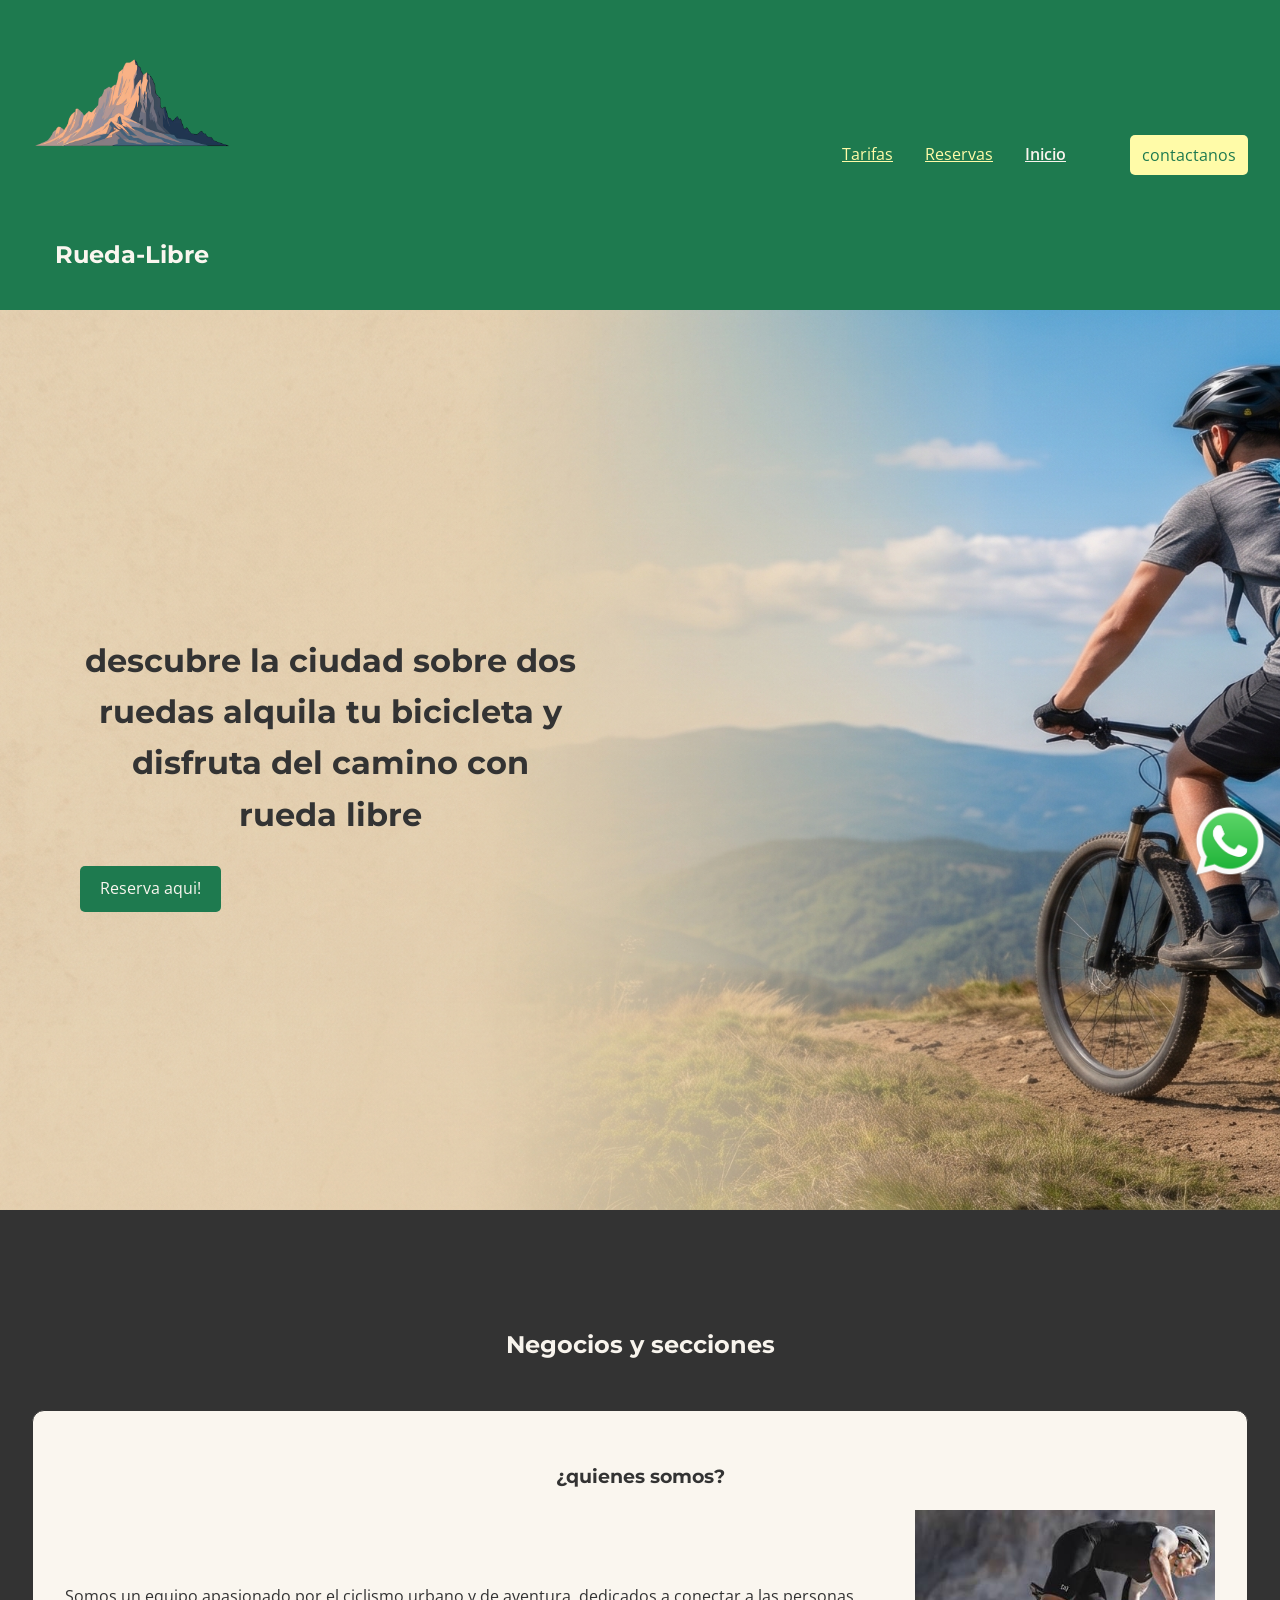
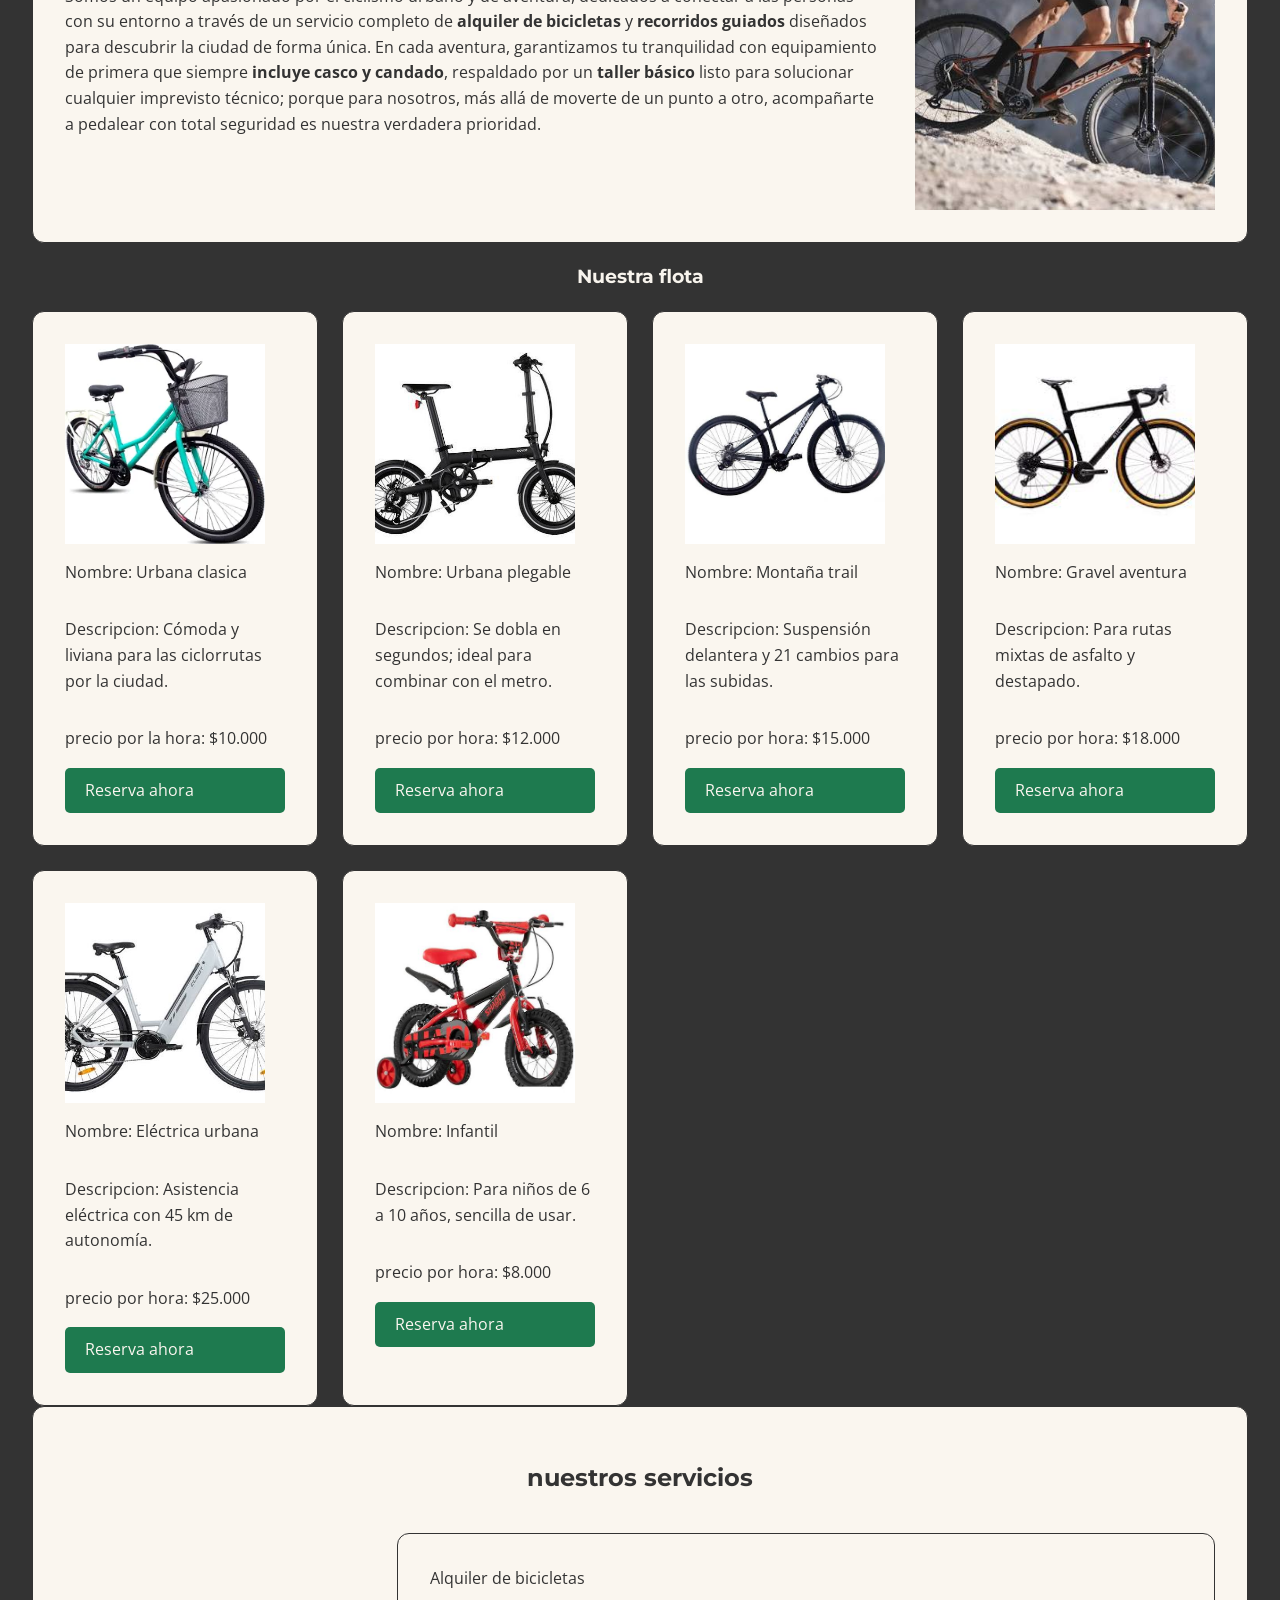
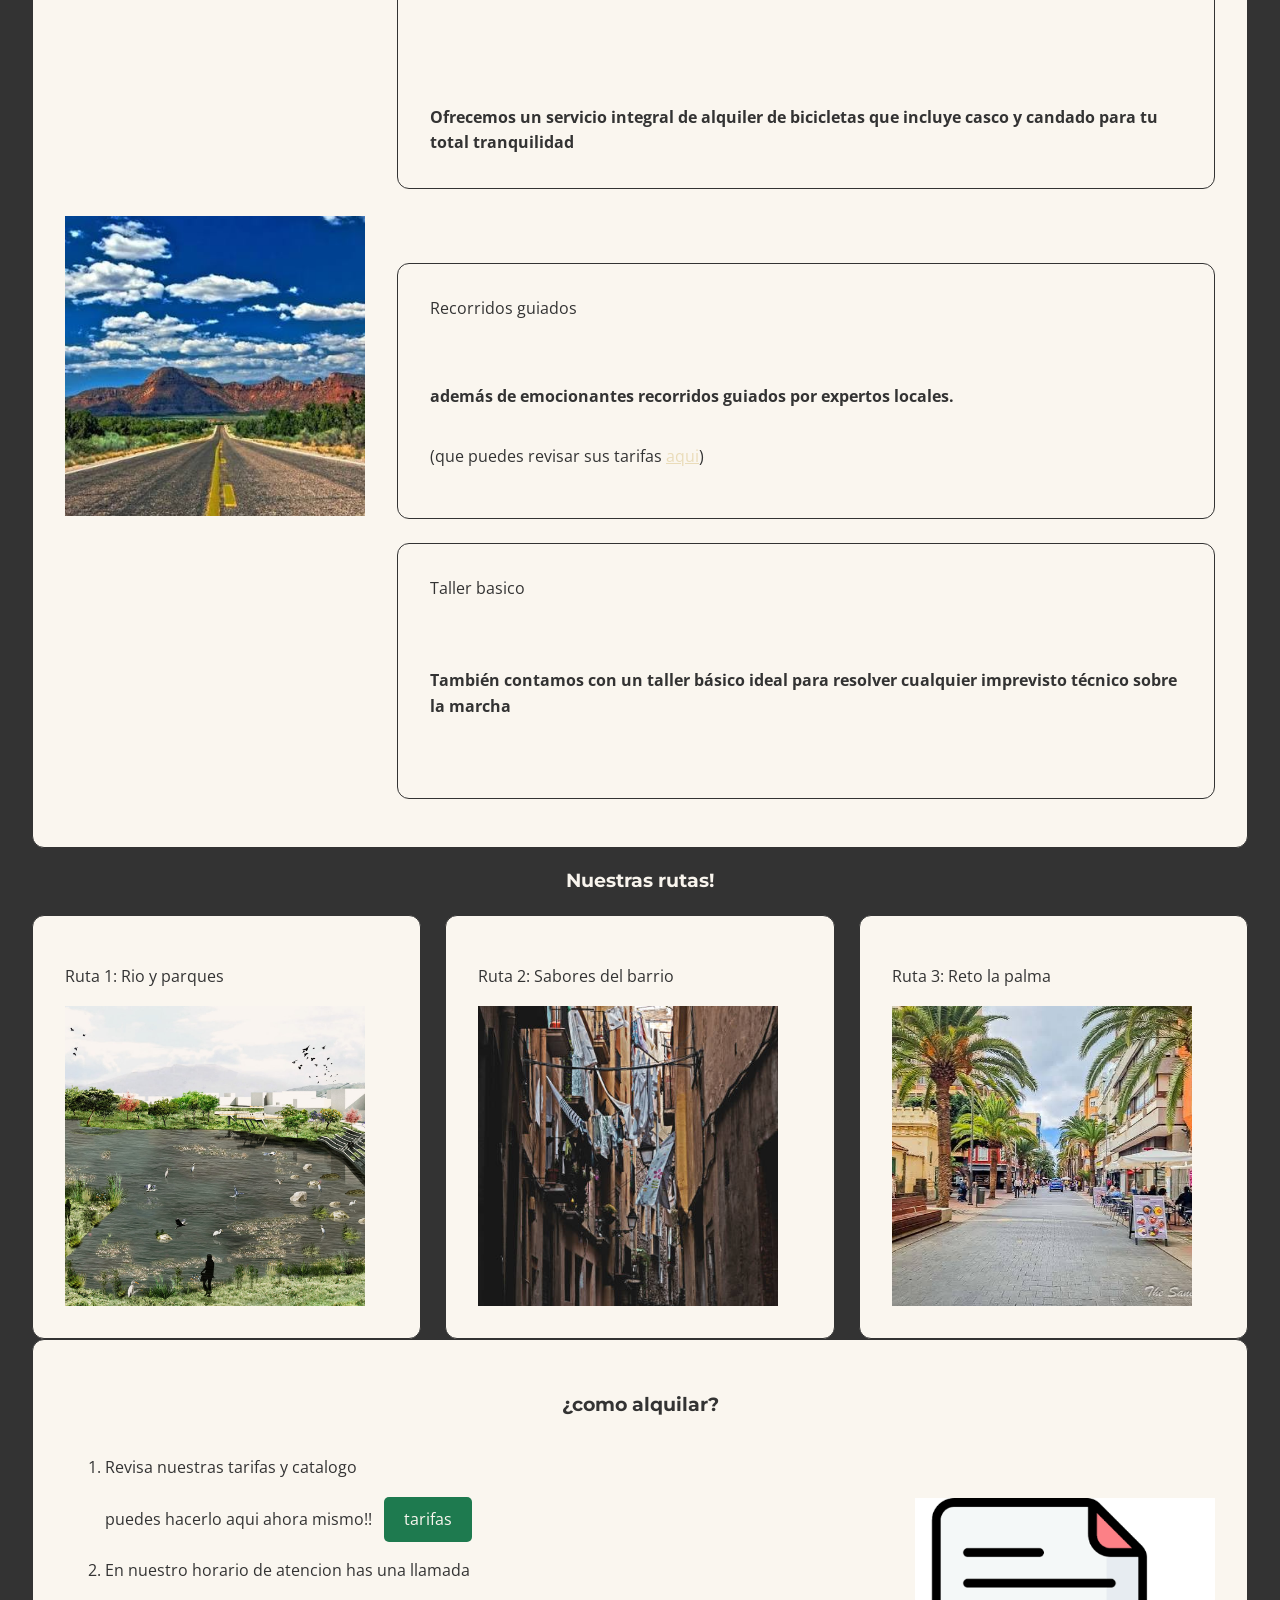
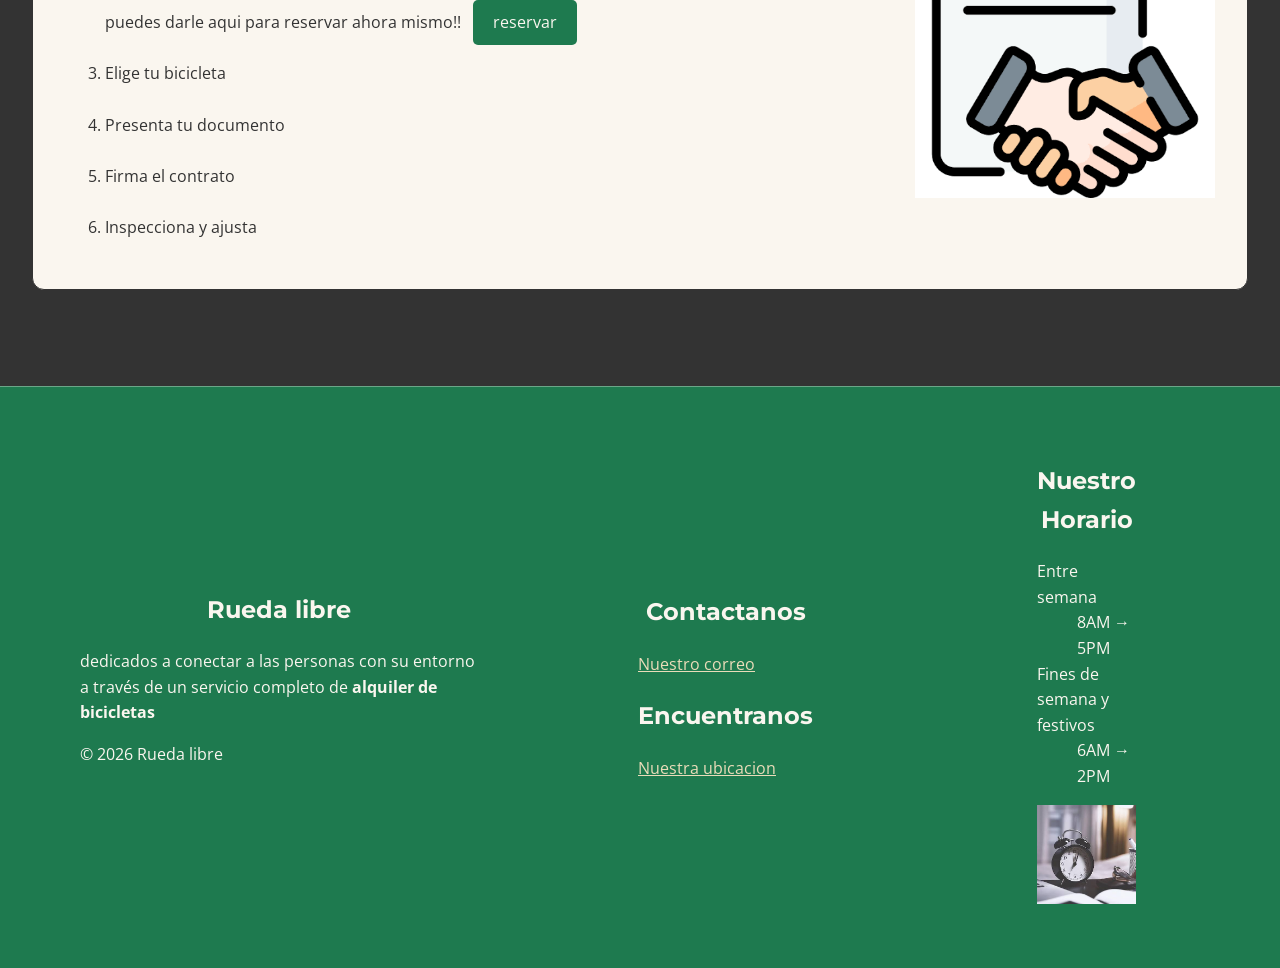
<file: index.html>
<!DOCTYPE html>
<html lang="es">

    <head>
        <meta charset="UTF-8">

        <meta name="viewport" content="width=device-width, initial-scale=1.0">

        <link rel="preconnect" href="https://fonts.googleapis.com">
        <link rel="preconnect" href="https://fonts.gstatic.com/" crossorigin>
        <link
            href="https://fonts.googleapis.com/css2?family=Montserrat:wght@700&family=Open+Sans:wght@400;600&display=swap"
            rel="stylesheet"
        >
        <link rel="stylesheet" href="estil0.css">

        <meta name="description" content="Somos una empresa de alquiler de bicicletas en medellin con diversos servicios">
        <title>Rueda Libre | Alquiler de bicicletas en Medellín</title>
        <link rel="icon" type="image/png" href="img/lo.png" width="16" height="16">
    </head>

    <body>
        <header>
            <section class="encabezado">
                <img src="img/lo.png" alt="logo de la compañia">
                <h2>Rueda-Libre</h2>
            </section>
            <section>
                <nav>
                    <ul id="menu">
                        <li><a href="paginas/tarifas.html">Tarifas</a></li>
                        <li><a href="paginas/reservas.html">Reservas</a></li>
                        <li><a href="index.html" class="activo">Inicio</a></li>
                    </ul>
                </nav>
                <a href="#seccion-contactanos" class="btn-contactanos">contactanos</a>
            </section>
        </header>
        <section class="portada">
            <div><h1>descubre la ciudad sobre dos ruedas alquila tu bicicleta y disfruta del camino con rueda libre</h1>
                <a href="paginas/reservas.html" class="btn-reservar">Reserva aqui!</a>
            </div>
            <div></div>
        </section>
        <main>
            <h2>Negocios y secciones</h2>
            <br>
            <section class="tarjeta">
                <h3>¿quienes somos?</h3>
                <section class="quienes-somos">
                    <p>Somos un equipo apasionado por el ciclismo urbano y de aventura, dedicados a conectar a las personas
                        con su entorno a través de un servicio completo de <strong>alquiler de bicicletas</strong> y
                        <strong>recorridos guiados</strong> diseñados para descubrir la ciudad de forma única. En cada
                        aventura, garantizamos tu tranquilidad con equipamiento de primera que siempre <strong>incluye casco
                            y candado</strong>, respaldado por un <strong>taller básico</strong> listo para solucionar
                        cualquier imprevisto técnico; porque para nosotros, más allá de moverte de un punto a otro,
                        acompañarte a pedalear con total seguridad es nuestra verdadera prioridad.
                    </p>
                    <img src="img/images.jpeg" alt="bicicleta jeje">
                </section>
            </section>
            <h3>Nuestra flota</h3>
            <section class="flota">
                <div class="tarjeta">
                    <article>
                        <img src="img/shopping.webp" alt="Imagen bicicleta urbana clasica">
                        <p>Nombre: Urbana clasica</p>
                        <p>Descripcion: Cómoda y liviana para las ciclorrutas por la ciudad.</p>
                        <p>precio por la hora: $10.000</p>
                        <a href="paginas/reservas.html" class="btn-reservar">Reserva ahora</a>
                    </article>
                </div>
                <div class="tarjeta">
                    <article>
                        <img src="img/plegable.jpeg" alt="Imagen bicicleta urbana plegable">
                        <p>Nombre: Urbana plegable</p>
                        <p>Descripcion: Se dobla en segundos; ideal para combinar con el metro.</p>
                        <p>precio por hora: $12.000</p>
                        <a href="paginas/reservas.html" class="btn-reservar">Reserva ahora</a>
                    </article>
                </div>
                <div class="tarjeta">
                    <article>
                        <img src="img/Trail.jpeg" alt="Imagen bicicleta montaña trail">
                        <p>Nombre: Montaña trail</p>
                        <p>Descripcion: Suspensión delantera y 21 cambios para las subidas.</p>
                        <p>precio por hora: $15.000</p>
                        <a href="paginas/reservas.html" class="btn-reservar">Reserva ahora</a>
                    </article>
                </div>
                <div class="tarjeta">
                    <article>
                        <img src="img/Gravel.jpeg" alt="Imagen bicicleta Gravel aventura">
                        <p>Nombre: Gravel aventura</p>
                        <p>Descripcion: Para rutas mixtas de asfalto y destapado.</p>
                        <p>precio por hora: $18.000</p>
                        <a href="paginas/reservas.html" class="btn-reservar">Reserva ahora</a>
                    </article>
                </div>
                <div class="tarjeta">
                    <article>
                        <img src="img/Electrica.jpeg" alt="Imagen bicicleta Eléctrica urbana">
                        <p>Nombre: Eléctrica urbana</p>
                        <p>Descripcion: Asistencia eléctrica con 45 km de autonomía.</p>
                        <p>precio por hora: $25.000</p>
                        <a href="paginas/reservas.html" class="btn-reservar">Reserva ahora</a>
                    </article>
                </div>
                <div class="tarjeta">
                    <article>
                        <img src="img/infantil.jpeg" alt="Imagen infantil">
                        <p>Nombre: Infantil</p>
                        <p>Descripcion: Para niños de 6 a 10 años, sencilla de usar.</p>
                        <p>precio por hora: $8.000</p>
                        <a href="paginas/reservas.html" class="btn-reservar">Reserva ahora</a>
                    </article>
                </div>
            </section>
            <section class="tarjeta">
                <h2>nuestros servicios</h2>
                <section class="nuestros-servicios">
                    <img src="img/ruta.jpeg" alt="ruta">
                    <ul>
                        <article class="tarjetaServicios">
                            <li>Alquiler de bicicletas</li>
                            <br>
                            <strong>Ofrecemos un servicio integral de alquiler de bicicletas que incluye casco y candado
                                para tu total tranquilidad</strong>
                        </article>
                        <br>
                        <article class="tarjetaServicios">
                            <li>Recorridos guiados</li>
                            <br>
                            <strong>además de emocionantes recorridos guiados por expertos locales. </strong>
                            <p>(que puedes revisar sus tarifas <a href="paginas/tarifas.html#seccion-recorridos">aqui</a>)</p>
                        </article>
                        <article class="tarjetaServicios">
                            <li>Taller basico</li>
                            <br>
                            <strong>También contamos con un taller básico ideal para resolver cualquier imprevisto técnico
                                sobre la marcha</strong>
                            <br>
                        </article>
                    </ul>
                </section>
            </section>
            <h3>Nuestras rutas!</h3>
            <section class="rutas">
                <article class="tarjeta">
                    <p>Ruta 1: Rio y parques</p>
                    <img src="img/rio.jpg" alt="rio y parques">
                </article>
                <article class="tarjeta">
                    <p>Ruta 2: Sabores del barrio</p>
                    <img src="img/barrio.jpg" alt="Sabores de barrio">
                </article>
                <article class="tarjeta">
                    <p>Ruta 3: Reto la palma</p>
                    <img src="img/palmas.jpeg" alt="Reto la palma">
                </article>
            </section>
            <section class="tarjeta">
                <h3>¿como alquilar?</h3>
                <section class="alquilar">
                    <ol>
                        <li>Revisa nuestras tarifas y catalogo</li>
                        <p>
                            puedes hacerlo aqui ahora mismo!! &nbsp;&nbsp;<a
                                href="paginas/tarifas.html"
                                class="btn-tarifas"
                            >tarifas</a>
                        </p>
                        <li>En nuestro horario de atencion has una llamada</li>
                        <p>
                            puedes darle aqui para reservar ahora mismo!! &nbsp;&nbsp;<a
                                href="paginas/reservas.html"
                                class="btn-reservar"
                            >reservar</a>
                        </p>
                        <li>Elige tu bicicleta</li>
                        <br>
                        <li>Presenta tu documento</li>
                        <br>
                        <li>Firma el contrato</li>
                        <br>
                        <li>Inspecciona y ajusta</li>
                    </ol>
                    <img src="img/contrato.png" alt="imagen contrato">
                </section>
            </section>
        </main>
        <footer>
            <section class="Marca">
                <h2><strong>Rueda libre</strong></h2>
                <p>dedicados a conectar a las personas con su entorno a través de un servicio completo de <strong>alquiler
                        de bicicletas</strong></p>
                <p>© 2026 Rueda libre</p>
            </section>
            <section class="Contacto">
                <h2 id="seccion-contactanos">Contactanos</h2>
                <a href="mailto:hola@ruedalibre.example" target="_blank">Nuestro correo</a>
                <h2>Encuentranos</h2>
                <a href="https://maps.app.goo.gl/HM8SbmrMaXPNHkzv6" target="_blank">Nuestra ubicacion</a>
            </section>
            <section class="Horario">
                <h2>Nuestro Horario</h2>
                <dl>
                    <dt>Entre semana</dt>
                    <dd>8AM → 5PM</dd>
                    <dt>Fines de semana y festivos</dt>
                    <dd>6AM → 2PM</dd>
                </dl>
                <img src="img/loj.jpeg" alt="reloj jiji">
            </section>
        </footer>
        <a href="https://wa.me/573000000000" id="whatsapp"><img src="img/Waza.png" alt="whatsapp de la empresa"></a>
    </body>

</html>
</file>
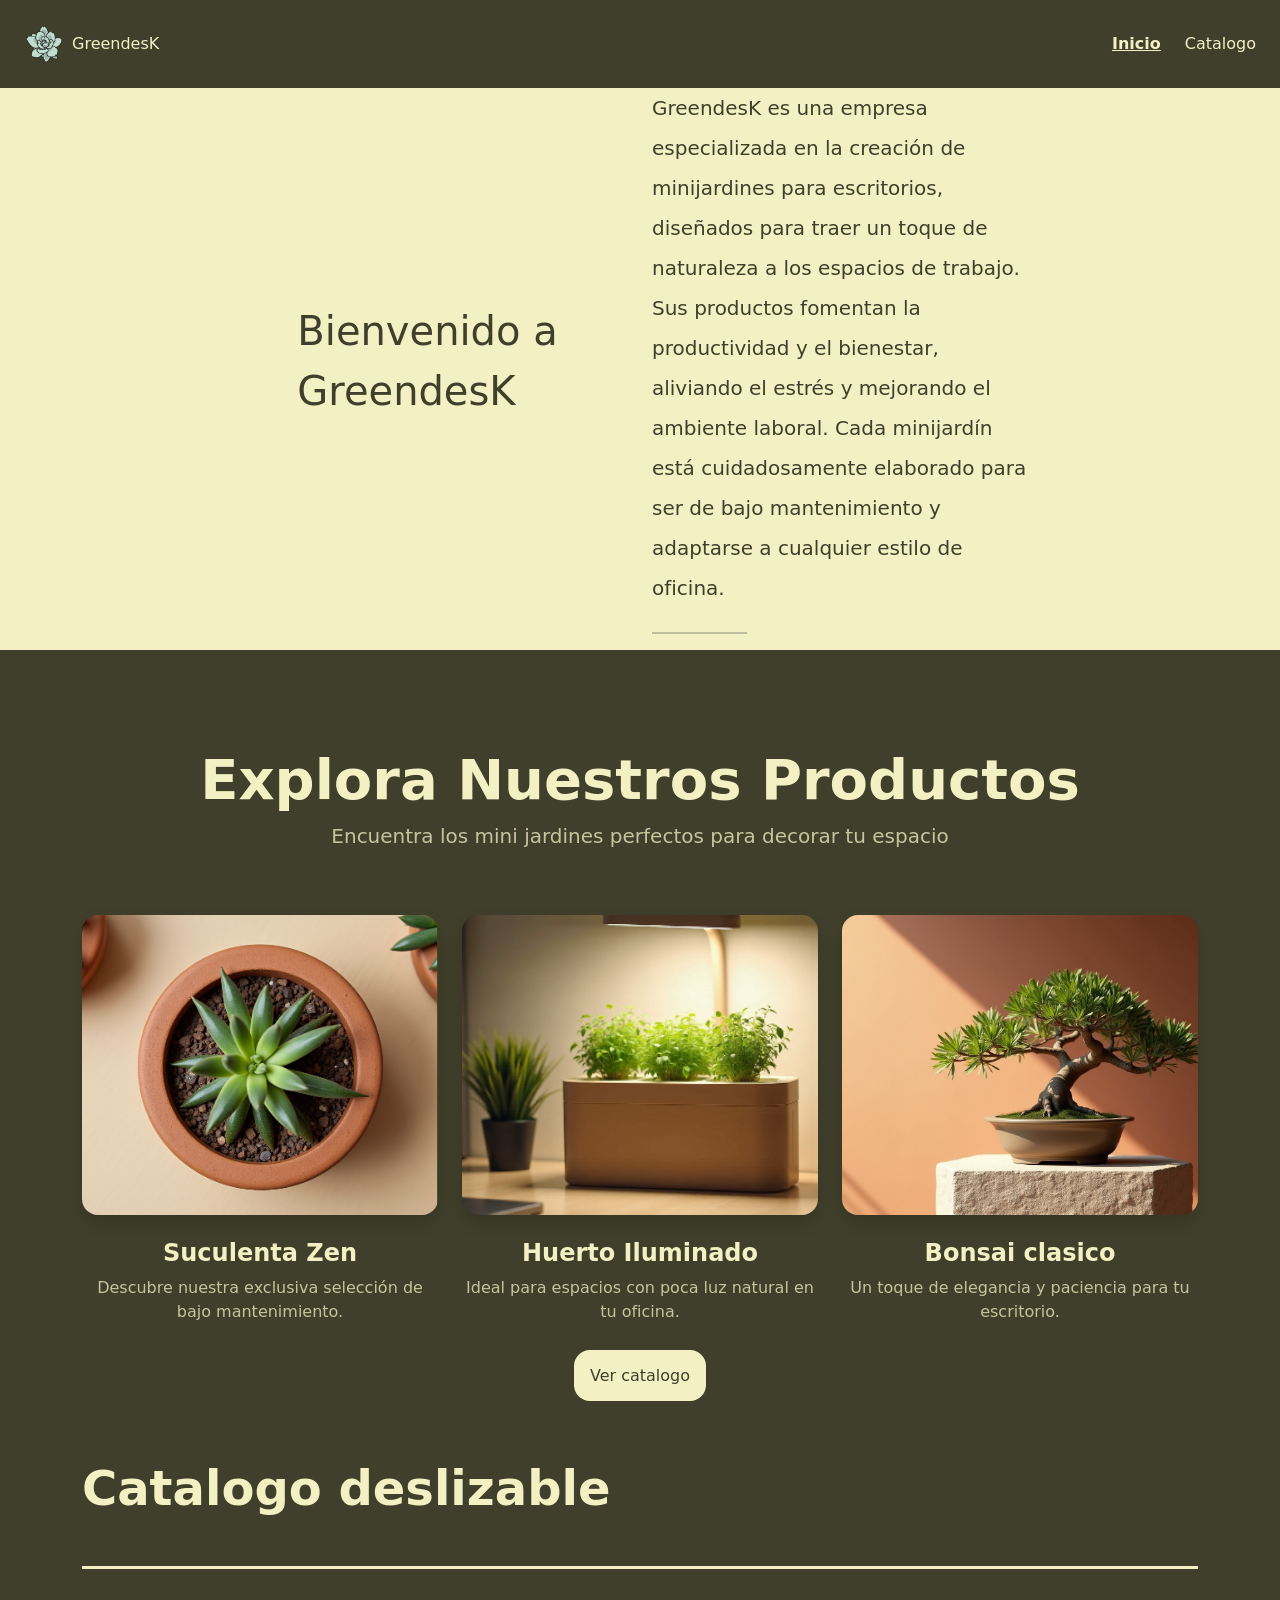
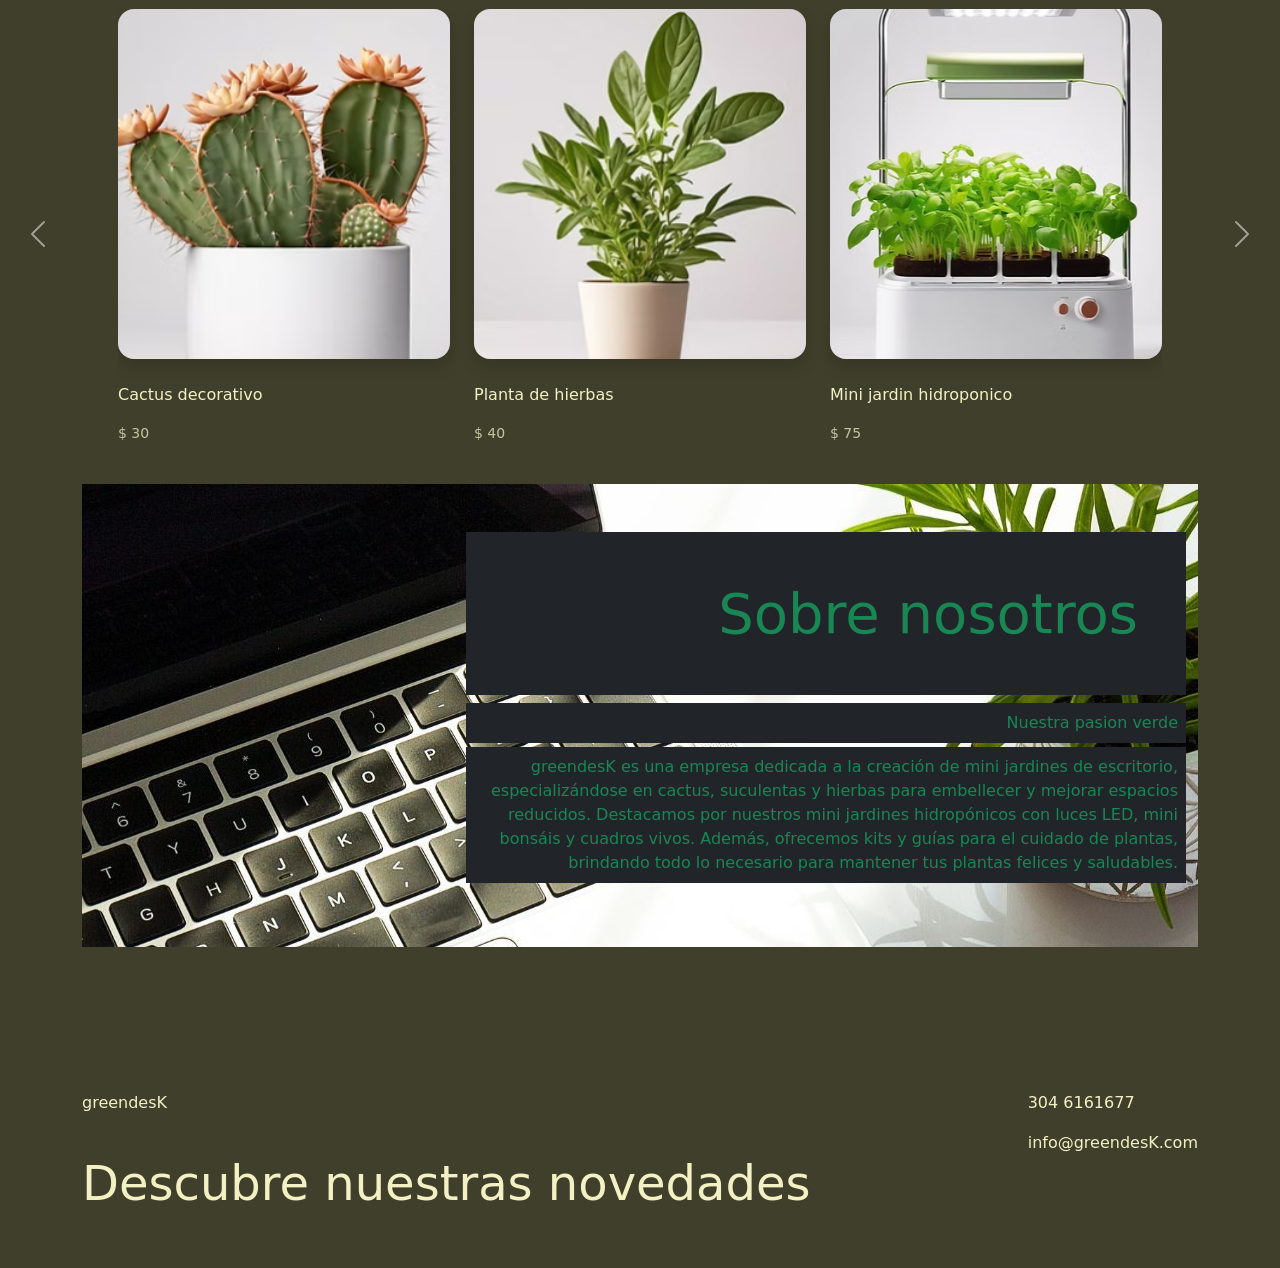
<file: Boostrap/Index.html>
<!doctype html>
<html lang="es">

<head>
    <meta charset="UTF-8" />
    <meta name="viewport" content="width=device-width, initial-scale=1.0" />
    <link href="https://cdn.jsdelivr.net/npm/bootstrap@5.3.3/dist/css/bootstrap.min.css" rel="stylesheet" />
    <link rel="stylesheet" href="estilo.css" />
    <link rel="icon" href="img_Boostrap/suculenta.webp" />
    <title>inicio</title>
</head>

<body>
    <header class="d-flex justify-content-between align-items-center p-4">
        <a href="Index.html" class="text-reset text-decoration-none">
            <img src="img_Boostrap/suculenta.webp" alt="Logo GreendesK" width="40" height="40" class="me-2" />GreendesK
        </a>
        <nav class="d-flex gap-4">
            <a href="Index.html" class="text-reset fw-bold" aria-current="page">Inicio</a>
            <a href="catalogo.html" class="text-reset text-decoration-none">Catalogo</a>
        </nav>
    </header>
    <main>

    <section class="d-flex justify-content-between align-items-center bg-amarillo text-verde">
        <div class="container-fluid px-5">
            <div class="row align-items-center justify-content-center">
                <div class="col-12 col-md-4 text-center text-md-start mb-4 mb-md-0">
                    <p class="fs-1 mx-5">Bienvenido a<br>GreendesK</p>
                </div>
                <div class="col-12 col-md-4 text-center text-md-start mb-4 mb-md-0">
                    <p class="fs-5 lh-lg text-start">GreendesK es una empresa especializada en la creación de
                        minijardines
                        para escritorios, diseñados para traer un toque de naturaleza a los
                        espacios de trabajo. Sus productos fomentan la productividad y el
                        bienestar, aliviando el estrés y mejorando el ambiente laboral. Cada
                        minijardín está cuidadosamente elaborado para ser de bajo mantenimiento
                        y adaptarse a cualquier estilo de oficina.</p>
                    <hr class="w-25 border-2 border-dark mt-4">
                </div>
            </div>
        </div>
    </section>

    <section class="py-5">
        <div class="container py-5">
            <div class="row mb-5">
                <div class="col-12 text-center">
                    <h2 class="display-4 fw-bold text-reset">Explora Nuestros Productos</h2>
                    <p class="fs-5 opacity-75">Encuentra los mini jardines perfectos para decorar tu espacio</p>
                </div>
            </div>

            <div class="row g-4 justify-content-center">
                <div class="col-12 col-md-4 text-center">
                    <img src="img_Boostrap/img1.png" alt="suculenta"
                        class="img-fluid rounded-4 shadow mb-4 object-fit-cover w-100" style="height: 300px;">
                    <h4 class="fw-semibold text-reset">Suculenta Zen</h4>
                    <p class="opacity-75">Descubre nuestra exclusiva selección de bajo mantenimiento.</p>
                </div>

                <div class="col-12 col-md-4 text-center">
                    <img src="img_Boostrap/img2.png" alt="huerto"
                        class="img-fluid rounded-4 shadow mb-4 object-fit-cover w-100" style="height: 300px;">
                    <h4 class="fw-semibold text-reset">Huerto Iluminado</h4>
                    <p class="opacity-75">Ideal para espacios con poca luz natural en tu oficina.</p>
                    <br>
                    <a href="catalogo.html"
                        class="text-decoration-none text-reset p-3 bg-amarillo text-verde rounded-4">Ver catalogo</a>
                    <br>
                </div>

                <div class="col-12 col-md-4 text-center">
                    <img src="img_Boostrap/img3.png" alt="bonsai"
                        class="img-fluid rounded-4 shadow mb-4 object-fit-cover w-100" style="height: 300px;">
                    <h4 class="fw-semibold text-reset">Bonsai clasico</h4>
                    <p class="opacity-75">Un toque de elegancia y paciencia para tu escritorio.</p>
                </div>
                <div>
                    <h2 class="display-5 fw-bold text-reset my-5">Catalogo deslizable</h2>
                    <hr class="border-3 opacity-100">
                </div>
                <!-- Computador y tablet: 3 productos por diapositiva -->
                <div id="CatalogoPlantas" class="carousel slide px-5 d-none d-md-block" data-bs-ride="false">
                    <div class="carousel-inner">
                        <div class="carousel-item active">
                            <div class="row g-4 text-start">
                                <div class="col-4">
                                    <img src="img_Boostrap/img4.png" alt="cactus"
                                        class="img-fluid rounded-4 shadow object-fit-cover mb-4 w-100"
                                        style="height: 350px;">
                                    <p class="fs-6">Cactus decorativo</p>
                                    <p class="small opacity-75">$ 30</p>
                                </div>
                                <div class="col-4">
                                    <img src="img_Boostrap/img5.png" alt="planta de hierbas"
                                        class="img-fluid rounded-4 shadow object-fit-cover mb-4 w-100"
                                        style="height: 350px;">
                                    <p class="fs-6">Planta de hierbas</p>
                                    <p class="small opacity-75">$ 40</p>
                                </div>
                                <div class="col-4">
                                    <img src="img_Boostrap/img6.png" alt="mini jardin hidroponico"
                                        class="img-fluid rounded-4 shadow object-fit-cover mb-4 w-100"
                                        style="height: 350px;">
                                    <p class="fs-6">Mini jardin hidroponico</p>
                                    <p class="small opacity-75">$ 75</p>
                                </div>
                            </div>
                        </div>
                        <div class="carousel-item">
                            <div class="row g-4 text-start">
                                <div class="col-4">
                                    <img src="img_Boostrap/img7.png" alt="guia de cuidado"
                                        class="img-fluid rounded-4 shadow object-fit-cover mb-4 w-100"
                                        style="height: 350px;">
                                    <p class="fs-6">Guia de cuidado</p>
                                    <p class="small opacity-75">$ 15</p>
                                </div>
                                <div class="col-4">
                                    <img src="img_Boostrap/img8.png" alt="Herramientas"
                                        class="img-fluid rounded-4 shadow object-fit-cover mb-4 w-100"
                                        style="height: 350px;">
                                    <p class="fs-6">Herramientas de jardineria</p>
                                    <p class="small opacity-75">$ 35</p>
                                </div>
                                <div class="col-4">
                                    <img src="img_Boostrap/im9.png" alt="bonsai miniatura"
                                        class="img-fluid rounded-4 shadow object-fit-cover mb-4 w-100"
                                        style="height: 350px;">
                                    <p class="fs-6">Bonsai miniatura</p>
                                    <p class="small opacity-75">$ 60</p>
                                </div>
                            </div>
                        </div>
                        <div class="carousel-item">
                            <div class="row g-4 text-start">
                                <div class="col-4">
                                    <img src="img_Boostrap/img10.png" alt="Planta colgante"
                                        class="img-fluid rounded-4 shadow object-fit-cover mb-4 w-100"
                                        style="height: 350px;">
                                    <p class="fs-6">Planta colgante</p>
                                    <p class="small opacity-75">$ 45</p>
                                </div>
                                <div class="col-4">
                                    <img src="img_Boostrap/img11.png" alt="Fertilizante organico"
                                        class="img-fluid rounded-4 shadow object-fit-cover mb-4 w-100"
                                        style="height: 350px;">
                                    <p class="fs-6">Fertilizante organico</p>
                                    <p class="small opacity-75">$ 25</p>
                                </div>
                                <div class="col-4">
                                    <img src="img_Boostrap/im12.png" alt="Jardin de suculentas"
                                        class="img-fluid rounded-4 shadow object-fit-cover mb-4 w-100"
                                        style="height: 350px;">
                                    <p class="fs-6">Jardin de suculentas</p>
                                    <p class="small opacity-75">$ 50</p>
                                </div>
                            </div>
                        </div>
                    </div>
                    <button class="carousel-control-prev w-auto carrusel-flecha-fuera" type="button" data-bs-target="#CatalogoPlantas" data-bs-slide="prev">
                        <span class="carousel-control-prev-icon" aria-hidden="true"></span>
                        <span class="visually-hidden">Anterior</span>
                    </button>
                    <button class="carousel-control-next w-auto carrusel-flecha-fuera" type="button" data-bs-target="#CatalogoPlantas" data-bs-slide="next">
                        <span class="carousel-control-next-icon" aria-hidden="true"></span>
                        <span class="visually-hidden">Siguiente</span>
                    </button>
                </div>

                <!-- Celular: 1 producto por diapositiva, flechas dentro de la pantalla -->
                <div id="CatalogoPlantasMovil" class="carousel slide d-md-none" data-bs-ride="false">
                    <div class="carousel-inner">
                        <div class="carousel-item text-start active">
                            <img src="img_Boostrap/img4.png" alt="cactus"
                                class="img-fluid rounded-4 shadow object-fit-cover mb-4 w-100"
                                style="height: 350px;">
                            <p class="fs-6">Cactus decorativo</p>
                            <p class="small opacity-75">$ 30</p>
                        </div>
                        <div class="carousel-item text-start">
                            <img src="img_Boostrap/img5.png" alt="planta de hierbas"
                                class="img-fluid rounded-4 shadow object-fit-cover mb-4 w-100"
                                style="height: 350px;">
                            <p class="fs-6">Planta de hierbas</p>
                            <p class="small opacity-75">$ 40</p>
                        </div>
                        <div class="carousel-item text-start">
                            <img src="img_Boostrap/img6.png" alt="mini jardin hidroponico"
                                class="img-fluid rounded-4 shadow object-fit-cover mb-4 w-100"
                                style="height: 350px;">
                            <p class="fs-6">Mini jardin hidroponico</p>
                            <p class="small opacity-75">$ 75</p>
                        </div>
                        <div class="carousel-item text-start">
                            <img src="img_Boostrap/img7.png" alt="guia de cuidado"
                                class="img-fluid rounded-4 shadow object-fit-cover mb-4 w-100"
                                style="height: 350px;">
                            <p class="fs-6">Guia de cuidado</p>
                            <p class="small opacity-75">$ 15</p>
                        </div>
                        <div class="carousel-item text-start">
                            <img src="img_Boostrap/img8.png" alt="Herramientas"
                                class="img-fluid rounded-4 shadow object-fit-cover mb-4 w-100"
                                style="height: 350px;">
                            <p class="fs-6">Herramientas de jardineria</p>
                            <p class="small opacity-75">$ 35</p>
                        </div>
                        <div class="carousel-item text-start">
                            <img src="img_Boostrap/im9.png" alt="bonsai miniatura"
                                class="img-fluid rounded-4 shadow object-fit-cover mb-4 w-100"
                                style="height: 350px;">
                            <p class="fs-6">Bonsai miniatura</p>
                            <p class="small opacity-75">$ 60</p>
                        </div>
                        <div class="carousel-item text-start">
                            <img src="img_Boostrap/img10.png" alt="Planta colgante"
                                class="img-fluid rounded-4 shadow object-fit-cover mb-4 w-100"
                                style="height: 350px;">
                            <p class="fs-6">Planta colgante</p>
                            <p class="small opacity-75">$ 45</p>
                        </div>
                        <div class="carousel-item text-start">
                            <img src="img_Boostrap/img11.png" alt="Fertilizante organico"
                                class="img-fluid rounded-4 shadow object-fit-cover mb-4 w-100"
                                style="height: 350px;">
                            <p class="fs-6">Fertilizante organico</p>
                            <p class="small opacity-75">$ 25</p>
                        </div>
                        <div class="carousel-item text-start">
                            <img src="img_Boostrap/im12.png" alt="Jardin de suculentas"
                                class="img-fluid rounded-4 shadow object-fit-cover mb-4 w-100"
                                style="height: 350px;">
                            <p class="fs-6">Jardin de suculentas</p>
                            <p class="small opacity-75">$ 50</p>
                        </div>
                    </div>
                    <button class="carousel-control-prev w-auto carrusel-flecha-movil" type="button" data-bs-target="#CatalogoPlantasMovil" data-bs-slide="prev">
                        <span class="carousel-control-prev-icon" aria-hidden="true"></span>
                        <span class="visually-hidden">Anterior</span>
                    </button>
                    <button class="carousel-control-next w-auto carrusel-flecha-movil" type="button" data-bs-target="#CatalogoPlantasMovil" data-bs-slide="next">
                        <span class="carousel-control-next-icon" aria-hidden="true"></span>
                        <span class="visually-hidden">Siguiente</span>
                    </button>
                </div>
            </div>
            <br>
            <section class="bg-ofic overflow-hidden py-5">
                <div class="container">
                    <div class="row text-end">
                        <div class="col-12 col-md-8 ms-auto">
                            <h2 class="p-5 display-4 text-success text-bg-dark">Sobre nosotros</h2>
                            <div>
                                <p class="p-2 mb-1 text-success text-bg-dark">Nuestra pasion verde</p>
                            </div>
                            <div class="mb-0">
                                <p class="p-2 fs-6 text-success text-bg-dark">greendesK es una empresa dedicada a la creación de
                                mini jardines de escritorio, especializándose en cactus, suculentas y hierbas para embellecer y mejorar espacios
                                reducidos. Destacamos por nuestros mini jardines hidropónicos con luces LED, mini bonsáis y
                                cuadros vivos. Además, ofrecemos kits y guías para el cuidado de plantas, brindando todo lo
                                necesario para mantener tus plantas felices y saludables.</p>
                            </div>
                        </div>
                    </div>
                </div>
            </section>
        </div>
    </section>
    </main>
    <footer>
        <section class="container d-flex flex-column flex-md-row justify-content-between align-items-start gap-3 py-5">
            <div class="flex-column">
                <p>greendesK</p>
                <br>
                <h2 class="display-5 text-reset">Descubre nuestras novedades</h2>
            </div>
            <div class="flex-column">
                <p>304 6161677</p>
                <p>info@greendesK.com</p>
            </div>
        </section>
    </footer>
    <script src="https://cdn.jsdelivr.net/npm/bootstrap@5.3.3/dist/js/bootstrap.bundle.min.js"></script>
</body>
</html>
</file>
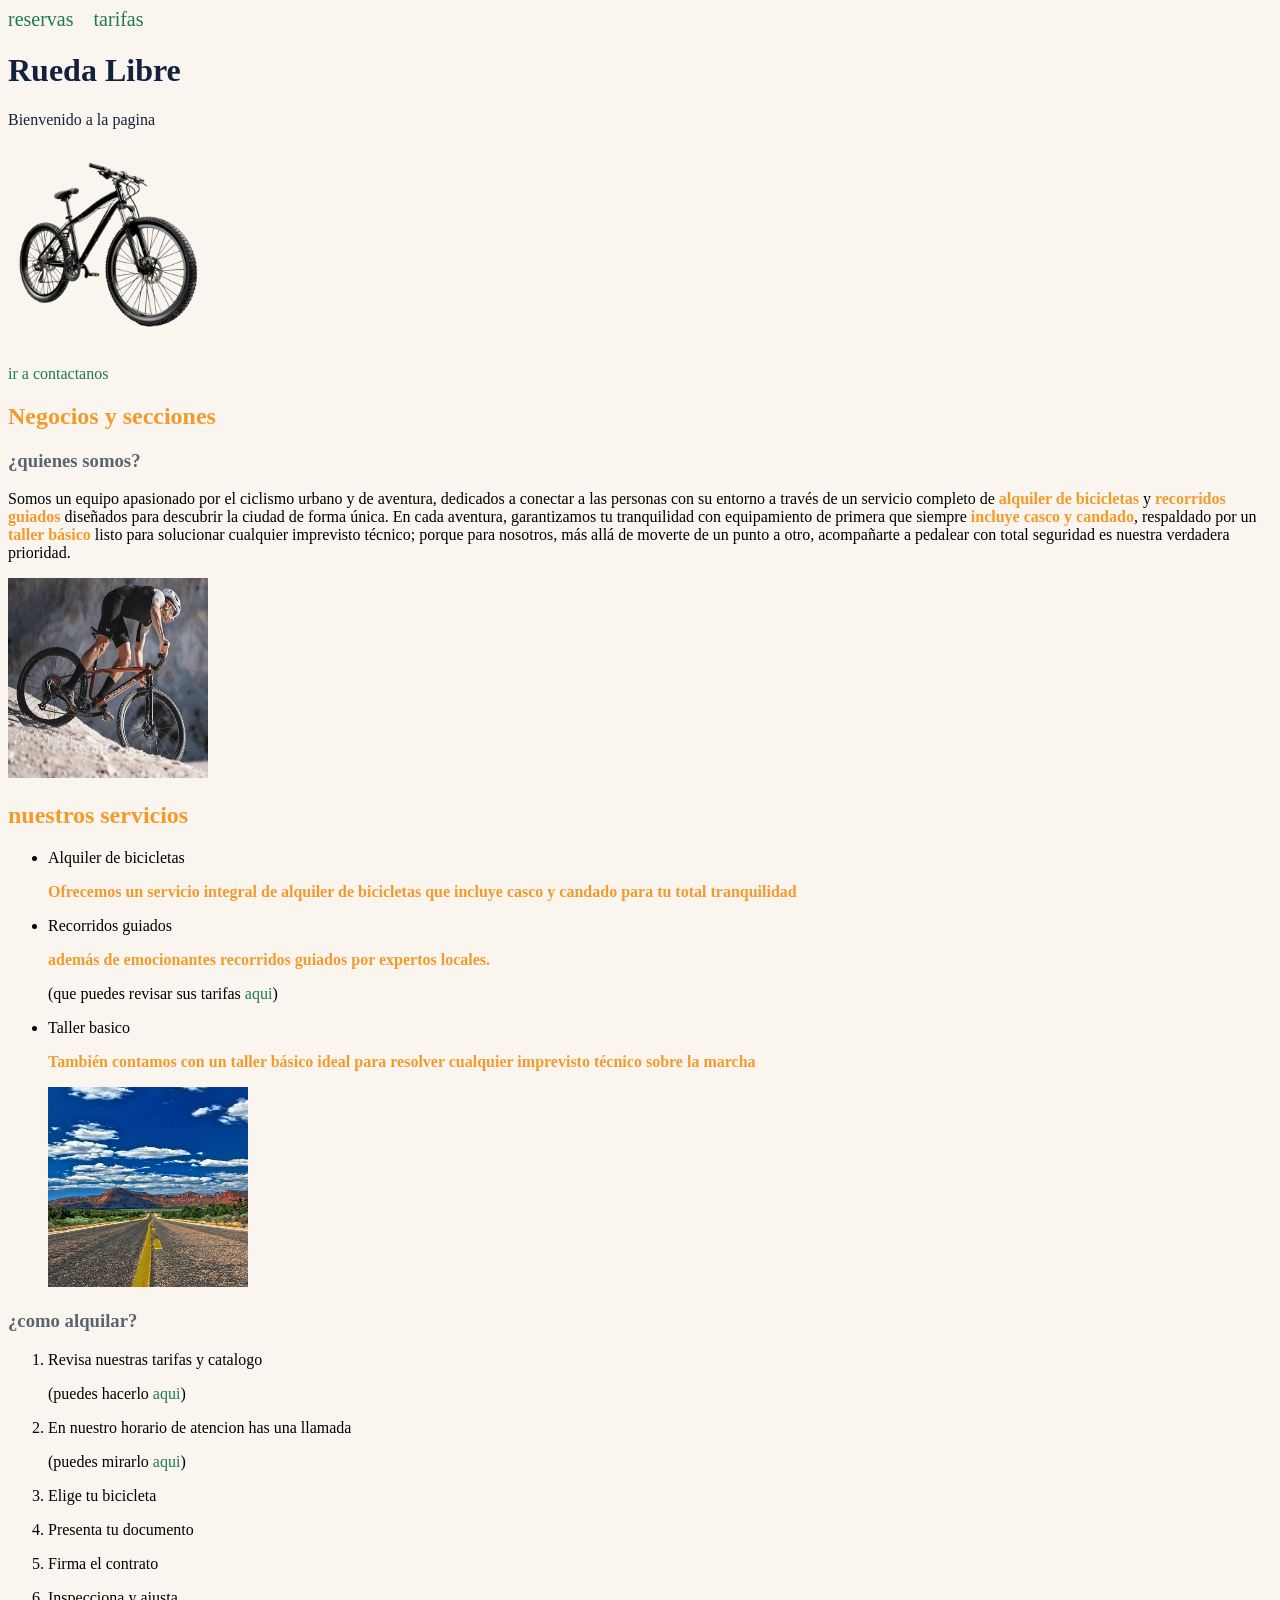
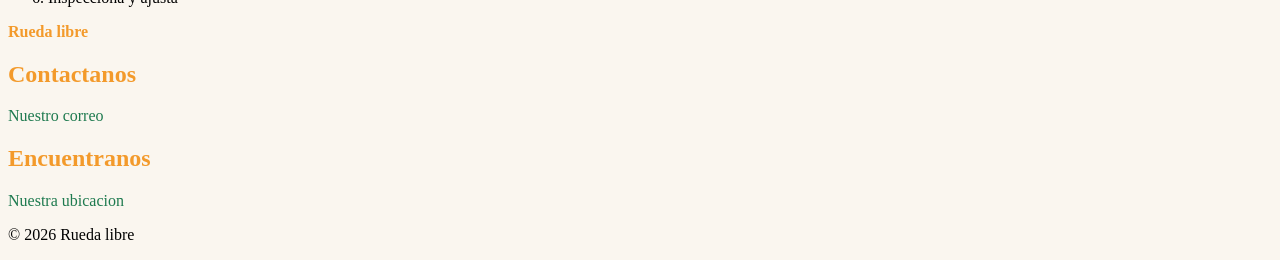
<file: paginas/index.html>
<!DOCTYPE html>
<html lang="es">
<head>
    <meta charset="UTF-8">
    <meta name="viewport" content="width=device-width, initial-scale=1.0">
    <link rel="stylesheet" href="/estilo.css">
    <meta name="description" content="Somos una empresa de alquiler de bicicletas en medellin con diversos servicios">
    <title>Rueda Libre | Alquiler de bicicletas en Medellín</title>
    <link rel="icon" type="image/png" href="../img/logo12.png">
</head>
<body>
    <header>
        <nav>
    <td>
        <a href="reservas.html" style="font-size: 20px; margin-bottom: 30px;">reservas</a>&nbsp;&nbsp;&nbsp;&nbsp;
    </td>
    <td>
        <a href="tarifas.html" style="font-size: 20px;">tarifas</a>
    </td>
    </nav>
    <h1>Rueda Libre</h1>
        <p>Bienvenido a la pagina</p>
        <img src="../img/logo12.png" alt="logo de la compañia" width="200" height="200">
        <p></p>
        <a href="#seccion-contactanos">ir a contactanos</a>
        </header>
        <main>
            <section>
        <h2>Negocios y secciones</h2>
            <h3>¿quienes somos?</h3>
                <p>Somos un equipo apasionado por el ciclismo urbano y de aventura, dedicados a conectar a las personas con su entorno a través de un servicio completo de <strong>alquiler de bicicletas</strong> y <strong>recorridos guiados</strong> diseñados para descubrir la ciudad de forma única. En cada aventura, garantizamos tu tranquilidad con equipamiento de primera que siempre <strong>incluye casco y candado</strong>, respaldado por un <strong>taller básico</strong> listo para solucionar cualquier imprevisto técnico; porque para nosotros, más allá de moverte de un punto a otro, acompañarte a pedalear con total seguridad es nuestra verdadera prioridad.</p>
                </section>
                <img src="../img/images.jpeg" alt="bicicleta jeje" width="200" height="200">
            <h2>nuestros servicios</h2>
                <ul>
                    <article>
                <li>Alquiler de bicicletas</li>
                <p></p>
                <strong>Ofrecemos un servicio integral de alquiler de bicicletas que incluye casco y candado para tu total tranquilidad</strong>
                </article>
                <p></p>
                <article>
                <li>Recorridos guiados</li>
                <p></p>
                <strong>además de emocionantes recorridos guiados por expertos locales. </strong>
                <p>(que puedes revisar sus tarifas <a href="tarifas.html#seccion-recorridos">aqui</a>)</p>
                </article>
                <article>
                <li>Taller basico</li>
                <p></p>
                <strong>También contamos con un taller básico ideal para resolver cualquier imprevisto técnico sobre la marcha</strong>
                <p></p>
                </article>
                <img src="../img/ruta.jpeg" alt="ruta" width="200" height="200">
                </ul>
            <h3>¿como alquilar?</h3>
                <ol>
                    <li>Revisa nuestras tarifas y catalogo</li>
                    <p>
                        (puedes hacerlo <a href="tarifas.html">aqui</a>)
                    </p>
                    <li>En nuestro horario de atencion has una llamada</li>
                    <p>
                        (puedes mirarlo <a href="reservas.html">aqui</a>)
                    </p>
                    <li>Elige tu bicicleta</li>
                    <p></p>
                    <li>Presenta tu documento</li>
                    <p></p>
                    <li>Firma el contrato</li>
                    <p></p>
                    <li>Inspecciona y ajusta</li>
                </ol>
                </main>
                <footer>
                <strong>Rueda libre</strong>
        <h2 id="seccion-contactanos">Contactanos</h2>
            <a href="mailto:hola@ruedalibre.example" target="_blank">Nuestro correo</a>
        <h2>Encuentranos</h2>
            <a href="https://maps.app.goo.gl/HM8SbmrMaXPNHkzv6" target="_blank">Nuestra ubicacion</a>
            <p>© 2026 Rueda libre</p>
                </footer>
</body>
</html>
</file>
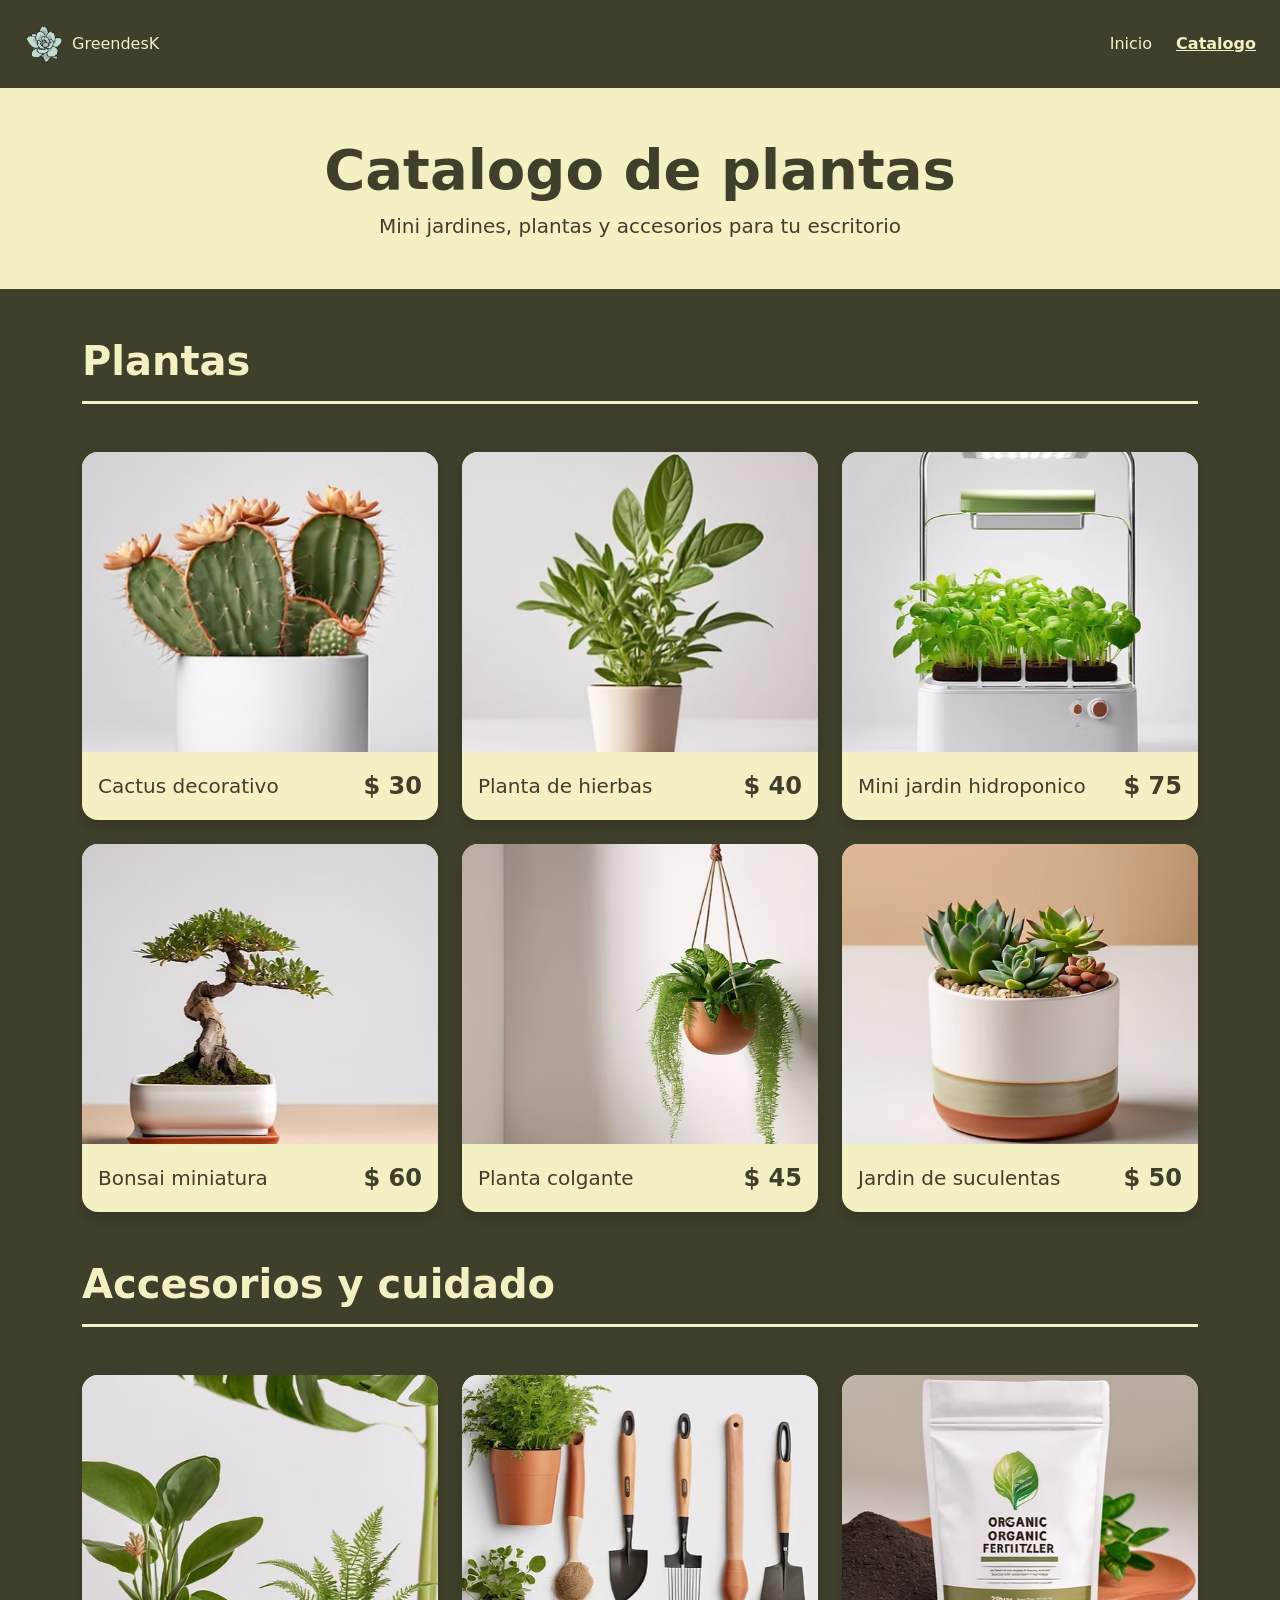
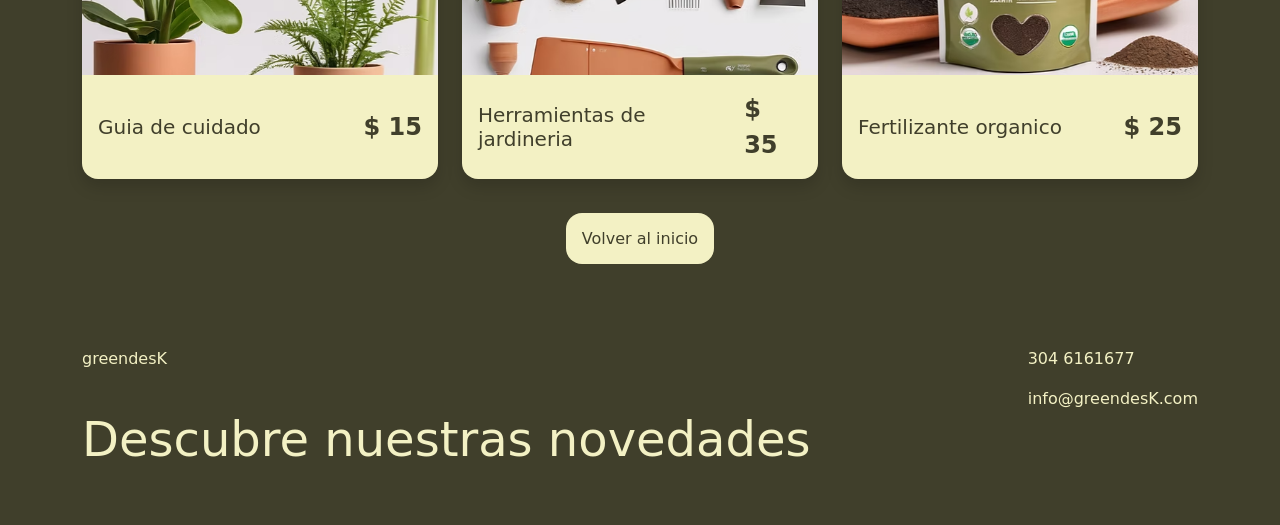
<file: Boostrap/catalogo.html>
<!doctype html>
<html lang="es">

<head>
    <meta charset="UTF-8" />
    <meta name="viewport" content="width=device-width, initial-scale=1.0" />
    <link href="https://cdn.jsdelivr.net/npm/bootstrap@5.3.3/dist/css/bootstrap.min.css" rel="stylesheet" />
    <link rel="stylesheet" href="estilo.css" />
    <link rel="icon" href="img_Boostrap/suculenta.webp" />
    <title>catalogo</title>
</head>

<body>
    <header class="d-flex justify-content-between align-items-center p-4">
        <a href="Index.html" class="text-reset text-decoration-none">
            <img src="img_Boostrap/suculenta.webp" alt="Logo GreendesK" width="40" height="40" class="me-2" />GreendesK
        </a>
        <nav class="d-flex gap-4">
            <a href="Index.html" class="text-reset text-decoration-none">Inicio</a>
            <a href="catalogo.html" class="text-reset fw-bold" aria-current="page">Catalogo</a>
        </nav>
    </header>
    <main>

    <section class="bg-amarillo text-verde py-5">
        <div class="container text-center">
            <h1 class="display-4 fw-bold">Catalogo de plantas</h1>
            <p class="fs-5 mb-0">Mini jardines, plantas y accesorios para tu escritorio</p>
        </div>
    </section>

    <section class="py-5">
        <div class="container">
            <h2 class="display-6 fw-bold text-reset">Plantas</h2>
            <hr class="border-3 opacity-100 mb-5">

            <div class="row g-4">
                <div class="col-12 col-sm-6 col-lg-4">
                    <div class="card h-100 bg-amarillo text-verde border-0 rounded-4 shadow">
                        <img src="img_Boostrap/img4.png" alt="cactus"
                            class="card-img-top rounded-top-4 object-fit-cover" style="height: 300px;">
                        <div class="card-body d-flex justify-content-between align-items-center">
                            <h3 class="fs-5 mb-0">Cactus decorativo</h3>
                            <p class="fs-4 fw-bold mb-0">$ 30</p>
                        </div>
                    </div>
                </div>

                <div class="col-12 col-sm-6 col-lg-4">
                    <div class="card h-100 bg-amarillo text-verde border-0 rounded-4 shadow">
                        <img src="img_Boostrap/img5.png" alt="planta de hierbas"
                            class="card-img-top rounded-top-4 object-fit-cover" style="height: 300px;">
                        <div class="card-body d-flex justify-content-between align-items-center">
                            <h3 class="fs-5 mb-0">Planta de hierbas</h3>
                            <p class="fs-4 fw-bold mb-0">$ 40</p>
                        </div>
                    </div>
                </div>

                <div class="col-12 col-sm-6 col-lg-4">
                    <div class="card h-100 bg-amarillo text-verde border-0 rounded-4 shadow">
                        <img src="img_Boostrap/img6.png" alt="mini jardin hidroponico"
                            class="card-img-top rounded-top-4 object-fit-cover" style="height: 300px;">
                        <div class="card-body d-flex justify-content-between align-items-center">
                            <h3 class="fs-5 mb-0">Mini jardin hidroponico</h3>
                            <p class="fs-4 fw-bold mb-0">$ 75</p>
                        </div>
                    </div>
                </div>

                <div class="col-12 col-sm-6 col-lg-4">
                    <div class="card h-100 bg-amarillo text-verde border-0 rounded-4 shadow">
                        <img src="img_Boostrap/im9.png" alt="bonsai miniatura"
                            class="card-img-top rounded-top-4 object-fit-cover" style="height: 300px;">
                        <div class="card-body d-flex justify-content-between align-items-center">
                            <h3 class="fs-5 mb-0">Bonsai miniatura</h3>
                            <p class="fs-4 fw-bold mb-0">$ 60</p>
                        </div>
                    </div>
                </div>

                <div class="col-12 col-sm-6 col-lg-4">
                    <div class="card h-100 bg-amarillo text-verde border-0 rounded-4 shadow">
                        <img src="img_Boostrap/img10.png" alt="planta colgante"
                            class="card-img-top rounded-top-4 object-fit-cover" style="height: 300px;">
                        <div class="card-body d-flex justify-content-between align-items-center">
                            <h3 class="fs-5 mb-0">Planta colgante</h3>
                            <p class="fs-4 fw-bold mb-0">$ 45</p>
                        </div>
                    </div>
                </div>

                <div class="col-12 col-sm-6 col-lg-4">
                    <div class="card h-100 bg-amarillo text-verde border-0 rounded-4 shadow">
                        <img src="img_Boostrap/im12.png" alt="jardin de suculentas"
                            class="card-img-top rounded-top-4 object-fit-cover" style="height: 300px;">
                        <div class="card-body d-flex justify-content-between align-items-center">
                            <h3 class="fs-5 mb-0">Jardin de suculentas</h3>
                            <p class="fs-4 fw-bold mb-0">$ 50</p>
                        </div>
                    </div>
                </div>
            </div>

            <h2 class="display-6 fw-bold text-reset mt-5">Accesorios y cuidado</h2>
            <hr class="border-3 opacity-100 mb-5">

            <div class="row g-4">
                <div class="col-12 col-sm-6 col-lg-4">
                    <div class="card h-100 bg-amarillo text-verde border-0 rounded-4 shadow">
                        <img src="img_Boostrap/img7.png" alt="guia de cuidado"
                            class="card-img-top rounded-top-4 object-fit-cover" style="height: 300px;">
                        <div class="card-body d-flex justify-content-between align-items-center">
                            <h3 class="fs-5 mb-0">Guia de cuidado</h3>
                            <p class="fs-4 fw-bold mb-0">$ 15</p>
                        </div>
                    </div>
                </div>

                <div class="col-12 col-sm-6 col-lg-4">
                    <div class="card h-100 bg-amarillo text-verde border-0 rounded-4 shadow">
                        <img src="img_Boostrap/img8.png" alt="herramientas de jardineria"
                            class="card-img-top rounded-top-4 object-fit-cover" style="height: 300px;">
                        <div class="card-body d-flex justify-content-between align-items-center">
                            <h3 class="fs-5 mb-0">Herramientas de jardineria</h3>
                            <p class="fs-4 fw-bold mb-0">$ 35</p>
                        </div>
                    </div>
                </div>

                <div class="col-12 col-sm-6 col-lg-4">
                    <div class="card h-100 bg-amarillo text-verde border-0 rounded-4 shadow">
                        <img src="img_Boostrap/img11.png" alt="fertilizante organico"
                            class="card-img-top rounded-top-4 object-fit-cover" style="height: 300px;">
                        <div class="card-body d-flex justify-content-between align-items-center">
                            <h3 class="fs-5 mb-0">Fertilizante organico</h3>
                            <p class="fs-4 fw-bold mb-0">$ 25</p>
                        </div>
                    </div>
                </div>
            </div>

            <div class="text-center mt-5">
                <a href="Index.html" class="text-decoration-none p-3 bg-amarillo text-verde rounded-4">Volver al inicio</a>
            </div>
        </div>
    </section>
    </main>
    <footer>
        <section class="container d-flex flex-column flex-md-row justify-content-between align-items-start gap-3 py-5">
            <div class="flex-column">
                <p>greendesK</p>
                <br>
                <h2 class="display-5 text-reset">Descubre nuestras novedades</h2>
            </div>
            <div class="flex-column">
                <p>304 6161677</p>
                <p>info@greendesK.com</p>
            </div>
        </section>
    </footer>
    <script src="https://cdn.jsdelivr.net/npm/bootstrap@5.3.3/dist/js/bootstrap.bundle.min.js"></script>
</body>
</html>
</file>
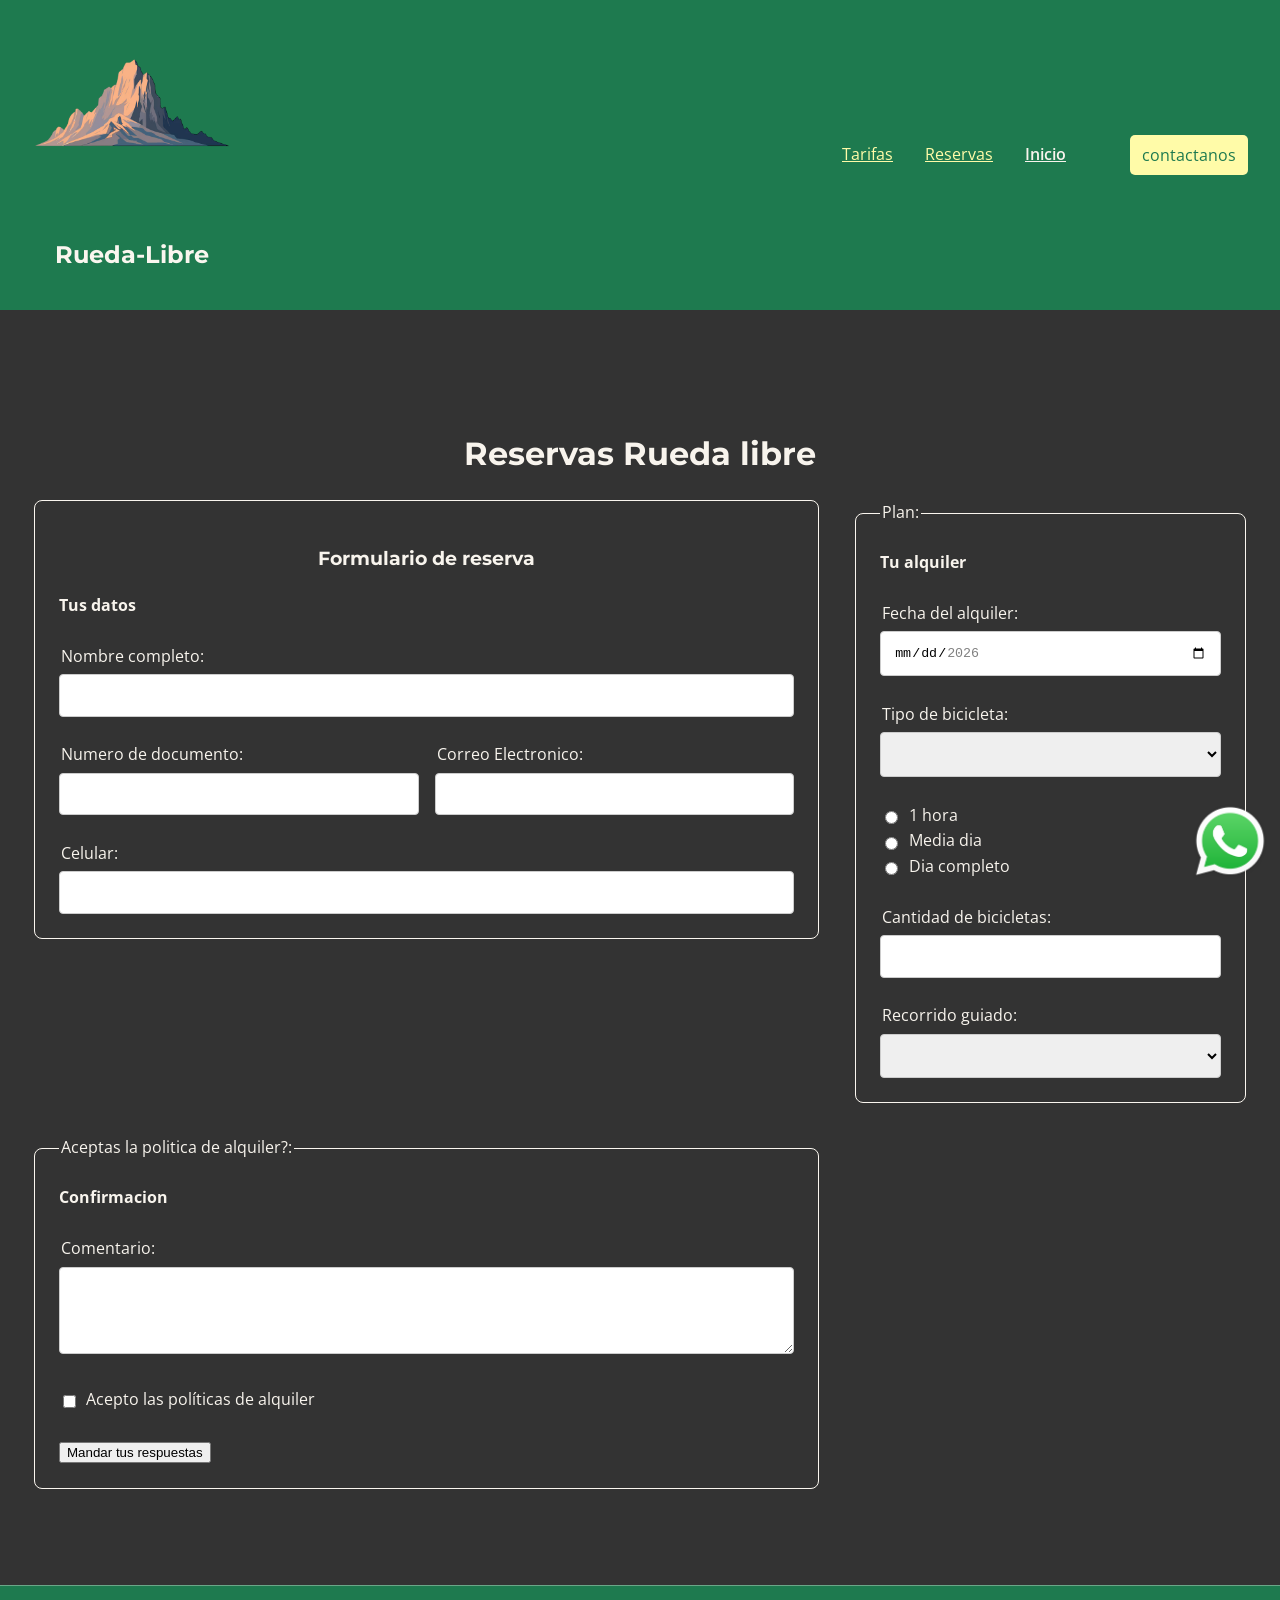
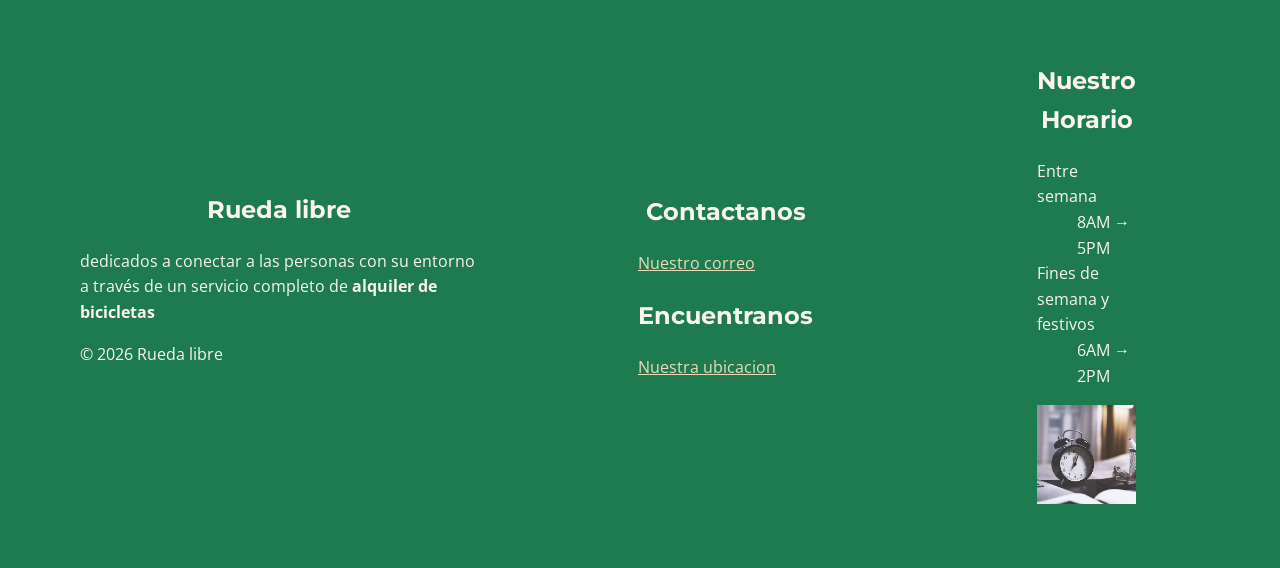
<file: paginas/reservas.html>
<!DOCTYPE html>
<html lang="en">
    <head>
        <meta charset="UTF-8">
        <meta name="viewport" content="width=device-width, initial-scale=1.0">
    
        <link rel="preconnect" href="https://fonts.googleapis.com">
        <link rel="preconnect" href="https://fonts.gstatic.com/" crossorigin>
        <link href="https://fonts.googleapis.com/css2?family=Montserrat:wght@700&family=Open+Sans:wght@400;600&display=swap" rel="stylesheet">
        <link rel="stylesheet" href="../estil0.css">
    
        <meta name="description" content="Pagina con las reservas de rueda-libre">
        <link rel="icon" type="image/png" href="../img/lo.png">
        <title>Reservas rueda-libre</title>
    </head>
    <body>
        <header>
            <section class="encabezado">
                <img src="../img/lo.png" alt="logo de la compañia">
                <h2>Rueda-Libre</h2>
            </section>
            <section>
                <nav>
                    <ul id="menu">
                        <li><a href="tarifas.html">Tarifas</a></li>
                        <li><a href="reservas.html">Reservas</a></li>
                        <li><a href="../index.html" class="activo">Inicio</a></li>
                    </ul>
                </nav>
                <a href="#seccion-contactanos" class="btn-contactanos">contactanos</a>
            </section>
        </header>
        <main>
            <h1>Reservas Rueda libre</h1>
            <form action="#" method="post" class="formulario">
                <fieldset>
                    <h3>Formulario de reserva</h3>
                    <strong>Tus datos</strong>
                    <br></br>
                    <label for="Nombre">
                        <legend>Nombre completo:</legend>
                    </label>
                    <input type="text" id="Nombre" name="nombre" required minlength="3" title="Minimo de 3 digitos">
                    <br></br>
                    <section class="form1">
                        <section class="form1-doble">
                            <label for="id">
                                <legend>Numero de documento:</legend>
                            </label>
                            <input type="text" id="id" name="numero de documento" required pattern="[0-9]{6,10}" title="solo numeros, digitos entre 6 y 10">
                            <br></br>
                        </section>
                        <section class="form1-doble">
                            <label for="email">
                                <legend>Correo Electronico:</legend>
                            </label>
                            <input type="email" id="email" name="email" required>
                            <br></br>
                        </section>
                    </section>
                    <label for="number">
                        <legend>Celular:</legend>
                        <input type="tel" id="number" name="numero celular" required pattern="3[0-9]{9}" title="Debe iniciar con 3 y tener 9 digitos">
                    </label>
                </fieldset>
                <fieldset>
                    <strong>Tu alquiler</strong>
                    <br></br>
                    <label for="date">
                        <legend>Fecha del alquiler:</legend>
                        <input type="date" id="date" name="fecha" required min="2026-11-01" max="2026-12-31">
                    </label>
                    <br></br>
                    <label for="type">
                        <legend>Tipo de bicicleta:</legend>
                    </label>
                    <select name="opciones" id="type" required>
                        <option value=""></option>
                        <option value="urbana">urbana</option>
                        <option value="montaña">montaña</option>
                        <option value="electrica">electrica</option>
                    </select>
                    <br></br>
                    <legend>Plan:</legend>
                    <input type="radio" id="opc1" name="plan" value="opcion1" required>
                    <label for="opc1">1 hora</label>
                    <br>
                    <input type="radio" id="opc2" name="plan" value="opcion2" required>
                    <label for="opc2">Media dia</label>
                    <br>
                    <input type="radio" id="opc3" name="plan" value="opcion3" required>
                    <label for="opc3">Dia completo</label>
                    <br></br>
                    <label for="cantidad">
                        <legend>Cantidad de bicicletas:</legend>
                        <input type="number" id="cantidad" required min="1" max="6" title="1, maximo 6">
                    </label>
                    <br></br>
                    <label for="ruta">
                        <legend>Recorrido guiado:</legend>
                    </label>
                    <select name="opciones2" id="ruta">
                        <option value=""></option>
                        <option value="Rio">Rio y parques</option>
                        <option value="Barrio">Sabores de barrio</option>
                        <option value="Reto">Reto las palmas</option>
                    </select>
                </fieldset>
                <fieldset>
                    <strong>Confirmacion</strong>
                    <br></br>
                    <label for="comentario">
                        <legend>Comentario:</legend>
                    </label>
                    <textarea id="comentario" name="comentarios" rows="4" cols="50" maxlength="300"></textarea>
                    <br></br>
                    <legend>Aceptas la politica de alquiler?:</legend>
                    <input type="checkbox" id="politica" name="politica" title="no puede avanzar sin aceptar la politica" required>
                    <label for="politica">Acepto las políticas de alquiler</label>
                    <br><br>
                    <button type="submit">Mandar tus respuestas</button>
                </fieldset>
            </form>
        </main>
        </aside> 
        <footer>
            <section class="Marca">
                <h2><strong>Rueda libre</strong></h2>
                <p>dedicados a conectar a las personas con su entorno a través de un servicio completo de <strong>alquiler de bicicletas</strong></p>
                <p>© 2026 Rueda libre</p>
            </section>
            <section class="Contacto">
                <h2 id="seccion-contactanos">Contactanos</h2>
                <a href="mailto:hola@ruedalibre.example" target="_blank">Nuestro correo</a>
                <h2>Encuentranos</h2>
                <a href="https://maps.app.goo.gl/HM8SbmrMaXPNHkzv6" target="_blank">Nuestra ubicacion</a>
            </section>
            <section class="Horario">
                <h2>Nuestro Horario</h2>
                <dl>
                    <dt>Entre semana</dt>
                    <dd>8AM → 5PM</dd>
                    <dt>Fines de semana y festivos</dt>
                    <dd>6AM → 2PM</dd>
                </dl>
                <img src="../img/loj.jpeg" alt="reloj jiji">
            </section> 
        </footer>
        <a href="https://wa.me/573000000000" id="whatsapp"><img src="../img/Waza.png" alt="whatsapp de la empresa"></a>
    </body>
</html>
</file>
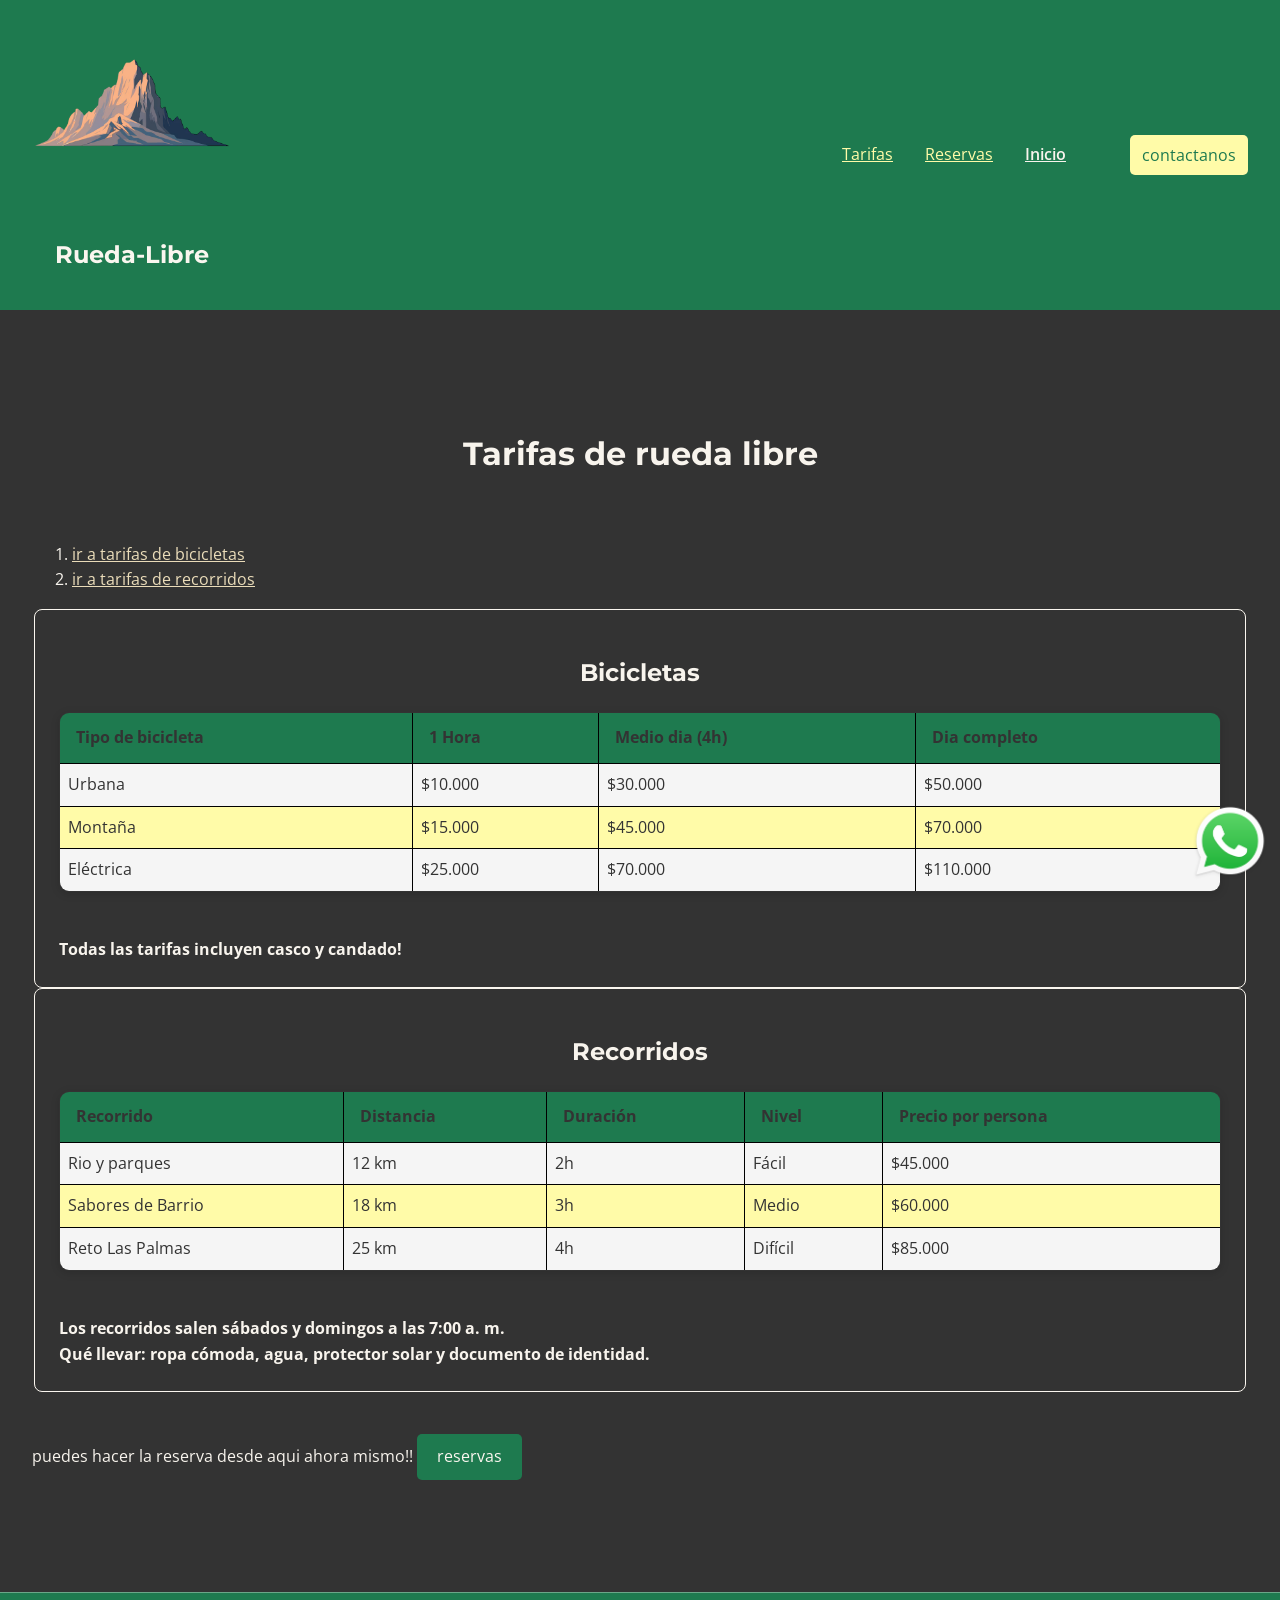
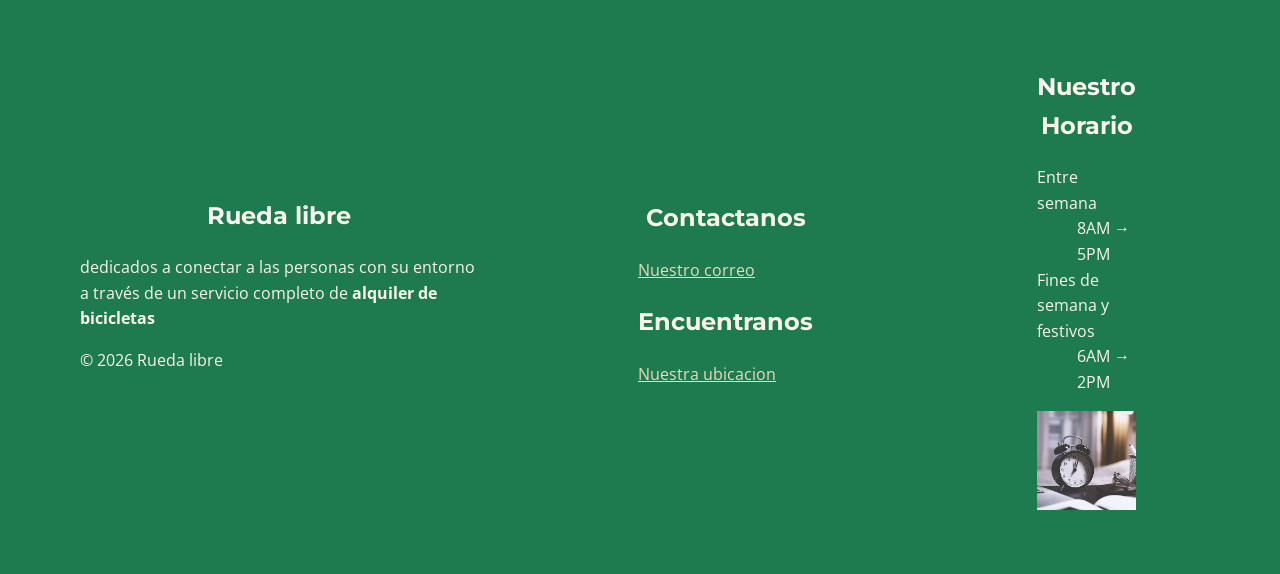
<file: paginas/tarifas.html>
<!DOCTYPE html>
<html lang="en">
    <head>
        <meta charset="UTF-8">
        <meta name="viewport" content="width=device-width, initial-scale=1.0">
        <meta name="description" content="La pagina de tarifas para la empresa rueda-libre">

        <link rel="preconnect" href="https://fonts.googleapis.com">
        <link rel="preconnect" href="https://fonts.gstatic.com/" crossorigin>
        <link href="https://fonts.googleapis.com/css2?family=Montserrat:wght@700&family=Open+Sans:wght@400;600&display=swap" rel="stylesheet">
    
        <link rel="stylesheet" href="../estil0.css">
    
        <style>
            table,
            th,
            td {
                border: 1px solid black;
                border-collapse: collapse;
                padding: 8px;
                text-align: left;
            }
        </style>
    
        <link rel="icon" type="image/png" href="../img/lo.png" width="16" height="16">
        <title>Tarifas rueda libre</title>
    </head>
    <body>
        <header>
            <section class="encabezado">
                <img src="../img/lo.png" alt="logo de la compañia">
                <h2>Rueda-Libre</h2>
            </section>
            <section>
                <nav>
                    <ul id="menu">
                        <li><a href="tarifas.html">Tarifas</a></li>
                        <li><a href="reservas.html">Reservas</a></li>
                        <li><a href="../index.html" class="activo">Inicio</a></li>
                    </ul>
                </nav>
                <a href="#seccion-contactanos" class="btn-contactanos">contactanos</a>
            </section>
        </header>
        <main>
            <h1>Tarifas de rueda libre</h1>
            <br>
            <ol>
                <li>
                    <a href="#seccion-bicicletas">ir a tarifas de bicicletas</a>
                </li>
                <li>
                    <a href="#seccion-recorridos">ir a tarifas de recorridos</a>
                </li>
            </ol>
            <fieldset>
                <h2 id="seccion-bicicletas">Bicicletas</h2>
                <section aria-labelledby="tabla" id="tabla-tarifa">
                    <table>
                        <tr>
                            <th>Tipo de bicicleta</th>
                            <th>1 Hora</th>
                            <th>Medio dia (4h)</th>
                            <th>Dia completo</th>
                        </tr>
                        <tr>
                            <td>Urbana</td>
                            <td>$10.000</td>
                            <td>$30.000</td>
                            <td>$50.000</td>
                        </tr>
                        <tr>
                            <td>Montaña</td>
                            <td>$15.000</td>
                            <td>$45.000</td>
                            <td>$70.000</td>
                        </tr>
                        <tr>
                            <td>Eléctrica</td>
                            <td>$25.000</td>
                            <td>$70.000</td>
                            <td>$110.000</td>
                        </tr>
                    </table>
                </section>
                <br>
                <aside> 
                    <strong>Todas las tarifas incluyen casco y candado!</strong>
                </aside> 
            </fieldset>
            <fieldset>
                <h2 id="seccion-recorridos">Recorridos</h2>
                <section aria-labelledby="tabla" id="tabla-recorrido">
                    <table>
                        <tr>
                            <th>Recorrido</th>
                            <th>Distancia</th>
                            <th>Duración</th>
                            <th>Nivel</th>
                            <th>Precio por persona</th>
                        </tr>
                        <tr>
                            <td>Rio y parques</td>
                            <td>12 km</td>
                            <td>2h</td>
                            <td>Fácil</td>
                            <td>$45.000</td>
                        </tr>
                        <tr>
                            <td>Sabores de Barrio</td>
                            <td>18 km</td>
                            <td>3h</td>
                            <td>Medio</td>
                            <td>$60.000</td>
                        </tr>
                        <tr>
                            <td>Reto Las Palmas</td>
                            <td>25 km</td>
                            <td>4h</td>
                            <td>Difícil</td>
                            <td>$85.000</td>
                        </tr>
                    </table>
                </section>
                <br>
                <aside> 
                    <Strong>Los recorridos salen sábados y domingos a las 7:00 a. m. </Strong>
                    <br>
                    <Strong>Qué llevar: ropa cómoda, agua, protector solar y documento de identidad.</Strong>
                </aside>
            </fieldset>
            <br>
            <p>puedes hacer la reserva desde aqui ahora mismo!! <a href="reservas.html" class="btn-reservar">reservas</a></p>
        </main>
        <footer>
            <section class="Marca">
                <h2><strong>Rueda libre</strong></h2>
                <p>dedicados a conectar a las personas con su entorno a través de un servicio completo de <strong>alquiler de bicicletas</strong></p>
                <p>© 2026 Rueda libre</p>
            </section>
            <section class="Contacto">
                <h2 id="seccion-contactanos">Contactanos</h2>
                <a href="mailto:hola@ruedalibre.example" target="_blank">Nuestro correo</a>
                <h2>Encuentranos</h2>
                <a href="https://maps.app.goo.gl/HM8SbmrMaXPNHkzv6" target="_blank">Nuestra ubicacion</a>
            </section>
            <section class="Horario">
                <h2>Nuestro Horario</h2>
                <dl>
                    <dt>Entre semana</dt>
                    <dd>8AM → 5PM</dd>
                    <dt>Fines de semana y festivos</dt>
                    <dd>6AM → 2PM</dd>
                </dl>
                <img src="../img/loj.jpeg" alt="reloj jiji">
            </section> 
        </footer>
        <a href="https://wa.me/573000000000" id="whatsapp"><img src="../img/Waza.png" alt="whatsapp de la empresa"></a>
    </body>
</html>
</file>
<file: estil0.css>
:root {
  --fuente-titulos: "Montserrat", Arial, sans-serif;
  --fuente-texto: "Open Sans", sans-serif;

  --color-crema: #faf6ef;
  --color-gris-asfalto: #333333;
  --color-verde-oscuro: #1e7a4f;
  --color-verde-ruta: #f8f4ed;
  --borde-suave: rgba(250, 246, 239, 0.35);

  --espacio-m: 1.5rem;
  --espacio-md: 2rem;
  --espacio-1: 0.25rem;
  --espacio-2: 0.5rem;
  --espacio-3: 1rem;
  --espacio-4: 1.5rem;
  --espacio-5: 2rem;
  --espacio-6: 3rem;
}
*,
*::before,
*::after {
  box-sizing: border-box;
}

img {
  max-width: 100%;
  height: auto;
}

.flota article img {
  width: 100%;
  max-width: 12.5rem;
  aspect-ratio: 1 / 1;
  object-fit: cover;
  align-self: center;
}

.rutas article img {
  width: 100%;
  max-width: 18.75rem;
  aspect-ratio: 1 / 1;
  object-fit: cover;
  align-self: center;
}

.quienes-somos img,
.nuestros-servicios img,
.alquilar img {
  width: 100%;
  max-width: 18.75rem;
  aspect-ratio: 1 / 1;
  object-fit: cover;
}

.Horario img {
  width: 6.25rem;
  aspect-ratio: 1 / 1;
  object-fit: cover;
}

body {
  background-color: var(--color-gris-asfalto);
  font-family: var(--fuente-texto);
  line-height: 1.6;
  margin: 0;
  padding: 0;
  color: #f8f4ed;
}

main {
  padding: 1rem;
  max-width: 100rem;
  margin: 2rem 0;
}

h1,
h2,
h3 {
  font-family: var(--fuente-titulos);
  text-align: center;
}

h1 {
  font-size: 1.6rem;
}

header {
  color: var(--color-crema);
  background-color: #1e7a4f;
  display: flex;
  flex-direction: column;
  align-items: center;
  justify-content: center;
  flex-wrap: wrap;
}

.encabezado {
  flex-direction: column;
  text-align: center;
  flex-wrap: wrap;
}

.encabezado img {
  width: 7.5rem;
  height: auto;
}

header section {
  display: flex;
  align-items: center;
  justify-content: center;
  flex-wrap: wrap;
}

nav {
  display: flex;
  margin: 1rem;
  flex-wrap: wrap;
  justify-content: center;
  gap: var(--espacio-m);
}

#menu {
  display: flex;
  flex-wrap: wrap;
  justify-content: center;
  gap: var(--espacio-3);
  list-style: none;
  margin: 0rem;
  padding: 0;
}

#menu a {
  color: #fffba8;
}
#menu a.activo {
  color: var(--color-verde-ruta);
  font-weight: 600;
}
#menu a:hover {
  color: #fffba8;
  text-decoration: underline;
}
#menu a:focus {
  outline: 3px solid #1e7a4f;
  outline-offset: 4px;
}

.btn-reservar {
  background-color: #1e7a4f;
  color: #faf6ef;
  padding: 10px 20px;
  border-radius: 5px;
  text-decoration: none;
}
.btn-reservar:hover {
  background-color: #1e7a4f;
}
.btn-reservar:focus {
  outline: 3px dashed #f39a2b;
  outline-offset: 4px;
}

.btn-tarifas {
  background-color: #1e7a4f;
  color: #faf6ef;
  padding: 10px 20px;
  border-radius: 5px;
  text-decoration: none;
}
.btn-tarifas:hover {
  background-color: #1e7a4f;
}
.btn-tarifas:focus {
  outline: 3px dashed #f39a2b;
  outline-offset: 4px;
}

.btn-contactanos {
  background-color: #fffba8;
  color: #1e7a4f;
  padding: 5px 2px;
  border-radius: 5px;
  text-decoration: none;
  height: 40px;
  margin-bottom: 1rem;
}
.btn-contactanos:hover {
  background-color: #1e7a4f;
  color: var(--color-crema);
}
.btn-contactanos:focus {
  outline: 3px dashed #1e7a4f;
  outline-offset: 4px;
}

input:focus,
textarea:focus {
  outline: 3px solid #1e7a4f;
  border-color: transparent;
}

.p {
  padding: 10px 25px;
}

footer {
  display: flex;
  flex-direction: column;
  color: var(--color-crema);
  background-color: #1e7a4f;
  justify-content: space-between;
  align-items: center;

  gap: var(--espacio-3);
  margin-top: var(--espacio-6);
  padding: var(--espacio-4) 0;
  border-top: 1px solid var(--borde-suave);
  text-align: center;
}

.Marca {
  flex-wrap: wrap;
  padding: 1rem;
}
.Contacto {
  padding: 1rem;
}
.Horario {
  padding: 1rem;
}

table {
  display: block;
  overflow-x: auto;
  max-width: 100%;
  margin: 20px auto;
  width: 100%;
  border-collapse: separate;
  border-spacing: 0;
  border: 1px solid var(--color-verde-oscuro);
  border-radius: 10px;
  box-shadow: 0 2px 8px rgba(0, 0, 0, 0.15);
  color: #333333;
}

caption {
  font-size: 1.2em;
  font-weight: bold;
  margin-bottom: 10px;
}

thead th {
  background-color: var(--color-verde-oscuro);
  color: rgb(28, 0, 0);
  padding: 8px 10px;
}

tbody th {
  background-color: #1e7a4f;
  text-align: left;
  padding: 8px 10px;
}

td {
  padding: 8px 10px;
  background-color: #fffba8;
}

tbody tr:nth-child(even) td {
  background-color: #f5f5f5;
}

tbody tr:hover td,
tbody tr:hover th {
  background-color: #915080;
}

.quienes-somos,
.nuestros-servicios,
.alquilar,
.horario {
  display: flex;
  flex-direction: column;
  align-items: center;
  gap: 1rem;
}

.nuestros-servicios {
  justify-content: left;
}

#whatsapp {
  position: fixed;
  right: 10px;
  bottom: 10px;
  z-index: 9999;
}
#whatsapp img {
  width: 3.5rem;
}

.tarjeta {
  display: flex;
  flex-direction: column;
  justify-content: space-between;
  position: relative;
  flex: 1 1 16rem;
  min-width: 0;
  padding: var(--espacio-3);
  border: 1px solid var(--color-gris-asfalto);
  border-radius: 0.75rem;
  background-color: var(--color-crema);
  color: #333333;
}

.tarjetaServicios {
  position: relative;
  flex: 1 1 16rem;
  min-width: 0;
  padding: var(--espacio-3);
  border: 1px solid var(--color-gris-asfalto);
  border-radius: 0.75rem;
  background-color: var(--color-crema);
}

.flota,
.rutas {
  display: grid;
  grid-template-columns: 1fr;
}

.flota article,
.rutas article {
  display: flex;
  flex-direction: column;
}

.portada {
  background-color: #f8f4ed;
  color: #333333;
  justify-content: space-between;

  background-image: url(img/Portada.jpeg);
  background-size: cover;
  background-position: center;
  background-repeat: no-repeat;

  display: grid;
  grid-template-columns: 1fr;
  align-items: center;

  padding: 2rem 1rem;
  box-sizing: border-box;

  width: 100%;
  min-height: 80vh;
}

.portada div {
  max-width: 500px;
}

a,
a:visited {
  color: #eadcb9;
}
a:hover {
  color: #237b52;
}

.formulario {
  display: grid;
  grid-template-columns: 1fr;
  gap: 1.5rem;
  align-items: start;
}

.form1 {
  display: flex;
  flex-direction: column;
  gap: 0;
  width: 100%;
}

.form1-doble {
  flex: 1;
}

.formulario input[type="text"],
.formulario input[type="email"],
.formulario input[type="tel"],
.formulario input[type="number"],
.formulario input[type="date"],
.formulario select,
.formulario textarea {
  width: 100%;
  padding: 0.6rem;
  margin-top: 0.3rem;
  border: 1px solid #ccc;
  border-radius: 4px;
  box-sizing: border-box;
}

.formulario input[type="radio"],
.formulario input[type="checkbox"] {
  width: auto;
  margin-right: 0.4rem;
  vertical-align: middle;
}

fieldset {
  min-width: 0;
  padding: 1rem;
  border: 1px solid var(--color-crema);
  border-radius: 8px;
  box-sizing: border-box;
}

@media (min-width: 48rem) {
  main {
    padding: 1rem 1.5rem;
    margin: 3rem 1.5rem;
  }

  h1 {
    font-size: 2rem;
  }

  header {
    flex-direction: row;
    justify-content: space-between;
  }

  .encabezado img {
    width: 9rem;
  }

  header section {
    justify-content: flex-start;
  }

  nav {
    margin: 2rem;
  }

  #menu {
    justify-content: flex-start;
    gap: var(--espacio-md);
  }

  .btn-contactanos {
    margin-bottom: 0;
  }

  footer {
    flex-direction: row;
    flex-wrap: wrap;
    justify-content: space-around;
    gap: var(--espacio-5);
    text-align: left;
  }

  .Marca {
    padding: 1rem 2rem;
    flex: 1 1 100%;
  }
  .Contacto {
    padding: 1.5rem;
  }
  .Horario {
    padding: 1.5rem;
  }

  table {
    display: table;
    overflow: hidden;
  }

  thead th,
  tbody th {
    padding: 12px 16px;
  }

  td {
    padding: 10px 16px;
  }

  .quienes-somos,
  .alquilar,
  .horario {
    flex-direction: row;
    justify-content: space-between;
    gap: 2rem;
  }

  .nuestros-servicios {
    flex-direction: row;
    justify-content: left;
    gap: 2rem;
  }

  #whatsapp img {
    width: 4.5rem;
  }

  .flota article img,
  .rutas article img {
    align-self: flex-start;
  }

  .rutas article img {
    max-width: 14rem;
  }

  .quienes-somos img,
  .nuestros-servicios img,
  .alquilar img {
    width: 14rem;
    max-width: 14rem;
    flex-shrink: 0;
  }

  .tarjeta,
  .tarjetaServicios {
    padding: var(--espacio-md);
  }

  .flota,
  .rutas {
    grid-template-columns: repeat(2, 1fr);
  }

  .portada {
    grid-template-columns: 1fr 1fr;
    padding: 0 2rem 0 3rem;
    min-height: 90vh;
  }

  .form1 {
    flex-direction: row;
    gap: 1rem;
  }

  fieldset {
    padding: 1.5rem;
  }
}

@media (min-width: 64rem) {
  main {
    padding: 1rem 2rem;
    margin: 5rem 2rem;
  }

  h1 {
    font-size: 2em;
  }

  .encabezado img {
    width: 200px;
  }

  nav {
    margin: 4rem;
  }

  footer {
    flex-wrap: nowrap;
    justify-content: space-between;
  }

  .Marca {
    flex: 0 1 auto;
    padding: 1rem 5rem;
  }
  .Contacto {
    padding: 3rem;
  }
  .Horario {
    padding: 2rem 9rem;
  }

  #whatsapp img {
    width: 5rem;
  }

  .rutas article img {
    max-width: 18.75rem;
  }

  .quienes-somos img,
  .nuestros-servicios img,
  .alquilar img {
    width: 18.75rem;
    max-width: 18.75rem;
  }

  .flota,
  .rutas {
    grid-template-columns: repeat(auto-fit, minmax(250px, 1fr));
  }

  .portada {
    padding: 0 4rem 0 5rem;
    min-height: 100vh;
  }

  .formulario {
    grid-template-columns: 2fr 1fr;
    gap: 2rem;
  }
}

*,
*::before,
*::after {
  box-sizing: border-box;
}

img {
  max-width: 100%;
  height: auto;
}

.flota article img {
  width: 100%;
  max-width: 12.5rem;
  aspect-ratio: 1 / 1;
  object-fit: cover;
  align-self: center;
}

.rutas article img {
  width: 100%;
  max-width: 12.5rem;
  aspect-ratio: 1 / 1;
  object-fit: cover;
  align-self: center;
}

.quienes-somos img,
.nuestros-servicios img,
.alquilar img {
  width: 100%;
  max-width: 12.5rem;
  aspect-ratio: 1 / 1;
  object-fit: cover;
}

.Horario img {
  width: 6.25rem;
  aspect-ratio: 1 / 1;
  object-fit: cover;
}

body {
  background-color: var(--color-gris-asfalto);
  font-family: var(--fuente-texto);
  line-height: 1.6;
  margin: 0;
  padding: 0;
  color: #f8f4ed;
}

main {
  padding: 1.5rem;
  max-width: 100rem;
  margin: 2rem auto;
  width: 100%;
}

h1,
h2,
h3 {
  font-family: var(--fuente-titulos);
  text-align: center;
}

h1 {
  font-size: 1.6rem;
}

header {
  color: var(--color-crema);
  background-color: #1e7a4f;
  display: flex;
  flex-direction: column;
  align-items: center;
  justify-content: center;
  flex-wrap: wrap;
  padding: 1rem 0;
}

.encabezado {
  flex-direction: column;
  text-align: center;
  flex-wrap: wrap;
}

.encabezado img {
  width: 7.5rem;
  height: auto;
}

header section {
  display: flex;
  align-items: center;
  justify-content: center;
  flex-wrap: wrap;
}

nav {
  display: flex;
  margin: 1rem;
  flex-wrap: wrap;
  justify-content: center;
  gap: var(--espacio-m);
}

#menu {
  display: flex;
  flex-wrap: wrap;
  justify-content: center;
  gap: var(--espacio-3);
  list-style: none;
  margin: 0rem;
  padding: 0;
}

#menu a {
  color: #fffba8;
}
#menu a.activo {
  color: var(--color-verde-ruta);
  font-weight: 600;
}
#menu a:hover {
  color: #fffba8;
  text-decoration: underline;
}
#menu a:focus {
  outline: 3px solid #1e7a4f;
  outline-offset: 4px;
}

.btn-reservar,
.btn-tarifas {
  background-color: #1e7a4f;
  color: #faf6ef;
  padding: 10px 20px;
  border-radius: 5px;
  text-decoration: none;
  display: inline-block;
}
.btn-reservar:hover,
.btn-tarifas:hover {
  background-color: #1e7a4f;
}
.btn-reservar:focus,
.btn-tarifas:focus {
  outline: 3px dashed #f39a2b;
  outline-offset: 4px;
}

.btn-contactanos {
  background-color: #fffba8;
  color: #1e7a4f;
  padding: 8px 12px;
  border-radius: 5px;
  text-decoration: none;
  margin-bottom: 1rem;
}
.btn-contactanos:hover {
  background-color: #1e7a4f;
  color: var(--color-crema);
}
.btn-contactanos:focus {
  outline: 3px dashed #1e7a4f;
  outline-offset: 4px;
}

input:focus,
textarea:focus {
  outline: 3px solid #1e7a4f;
  border-color: transparent;
}

footer {
  display: flex;
  flex-direction: column;
  color: var(--color-crema);
  background-color: #1e7a4f;
  justify-content: space-between;
  align-items: center;
  gap: var(--espacio-3);
  margin-top: var(--espacio-6);
  padding: var(--espacio-4) 0;
  border-top: 1px solid var(--borde-suave);
  text-align: center;
}

.Marca,
.Contacto,
.Horario {
  padding: 1rem;
  flex-wrap: wrap;
}

table {
  display: block;
  overflow-x: auto;
  max-width: 100%;
  margin: 20px auto;
  width: 100%;
  border-collapse: separate;
  border-spacing: 0;
  border: 1px solid var(--color-verde-oscuro);
  border-radius: 10px;
  box-shadow: 0 2px 8px rgba(0, 0, 0, 0.15);
  color: #333333;
}

caption {
  font-size: 1.2em;
  font-weight: bold;
  margin-bottom: 10px;
}

thead th {
  background-color: var(--color-verde-oscuro);
  color: rgb(28, 0, 0);
  padding: 8px 10px;
}

tbody th {
  background-color: #1e7a4f;
  text-align: left;
  padding: 8px 10px;
}

td {
  padding: 8px 10px;
  background-color: #fffba8;
}

tbody tr:nth-child(even) td {
  background-color: #f5f5f5;
}

tbody tr:hover td,
tbody tr:hover th {
  background-color: #915080;
}

.quienes-somos,
.nuestros-servicios,
.alquilar,
.horario {
  display: flex;
  flex-direction: column;
  align-items: center;
  gap: 1.5rem;
}

.nuestros-servicios ul {
  list-style: none;
  padding: 0;
  display: flex;
  flex-direction: column;
  gap: 1.5rem;
  width: 100%;
}

.nuestros-servicios {
  justify-content: left;
}

#whatsapp {
  position: fixed;
  right: 10px;
  bottom: 10px;
  z-index: 9999;
}
#whatsapp img {
  width: 3.5rem;
}

.tarjeta,
.tarjetaServicios {
  display: flex;
  flex-direction: column;
  justify-content: space-between;
  position: relative;
  flex: 1 1 16rem;
  min-width: 0;
  padding: var(--espacio-3);
  border: 1px solid var(--color-gris-asfalto);
  border-radius: 0.75rem;
  background-color: var(--color-crema);
  color: #333333;
}

.flota,
.rutas {
  display: grid;
  grid-template-columns: 1fr;
  gap: 1.5rem;
}

.flota article,
.rutas article {
  display: flex;
  flex-direction: column;
}

.portada {
  background-color: #f8f4ed;
  color: #333333;
  justify-content: space-between;
  background-image: url(img/Portada.jpeg);
  background-size: cover;
  background-position: center;
  background-repeat: no-repeat;
  display: grid;
  grid-template-columns: 1fr;
  align-items: center;
  padding: 2rem 1.5rem;
  width: 100%;
  min-height: 50vh;
}

.portada div {
  max-width: 500px;
}

a,
a:visited {
  color: #eadcb9;
}
a:hover {
  color: #237b52;
}

.formulario {
  display: grid;
  grid-template-columns: 1fr;
  gap: 1.5rem;
  align-items: start;
}

.form1 {
  display: flex;
  flex-direction: column;
  gap: 1rem;
  width: 100%;
}

.form1-doble {
  flex: 1;
}

.formulario input[type="text"],
.formulario input[type="email"],
.formulario input[type="tel"],
.formulario input[type="number"],
.formulario input[type="date"],
.formulario select,
.formulario textarea {
  width: 100%;
  padding: 0.8rem;
  margin-top: 0.3rem;
  border: 1px solid #ccc;
  border-radius: 4px;
}

.formulario input[type="radio"],
.formulario input[type="checkbox"] {
  width: auto;
  margin-right: 0.4rem;
  vertical-align: middle;
}

fieldset {
  min-width: 0;
  padding: 1.5rem;
  border: 1px solid var(--color-crema);
  border-radius: 8px;
}

@media (min-width: 48rem) {
  main {
    padding: 1rem 1.5rem;
    margin: 3rem auto;
  }

  h1 {
    font-size: 2rem;
  }

  header {
    flex-direction: row;
    justify-content: space-between;
    padding: 1rem 2rem;
  }

  .encabezado img {
    width: 9rem;
  }

  header section {
    justify-content: flex-start;
  }

  nav {
    margin: 2rem;
  }

  #menu {
    justify-content: flex-start;
    gap: var(--espacio-md);
  }

  .btn-contactanos {
    margin-bottom: 0;
  }

  footer {
    flex-direction: row;
    flex-wrap: wrap;
    justify-content: space-around;
    gap: var(--espacio-5);
    text-align: left;
  }

  .Marca {
    padding: 1rem 2rem;
    flex: 1 1 100%;
  }

  table {
    display: table;
    overflow: hidden;
  }

  thead th,
  tbody th {
    padding: 12px 16px;
  }

  td {
    padding: 10px 16px;
  }

  .quienes-somos,
  .alquilar,
  .horario {
    flex-direction: row;
    justify-content: space-between;
    gap: 2rem;
  }

  .nuestros-servicios {
    flex-direction: row;
    justify-content: left;
    gap: 2rem;
  }

  #whatsapp img {
    width: 4.5rem;
  }

  .flota article img,
  .rutas article img {
    align-self: flex-start;
  }

  .rutas article img {
    max-width: 14rem;
  }

  .quienes-somos img,
  .nuestros-servicios img,
  .alquilar img {
    width: 14rem;
    max-width: 14rem;
    flex-shrink: 0;
  }

  .tarjeta,
  .tarjetaServicios {
    padding: var(--espacio-md);
  }

  .flota,
  .rutas {
    grid-template-columns: repeat(2, 1fr);
  }

  .portada {
    grid-template-columns: 1fr 1fr;
    padding: 0 2rem 0 3rem;
    min-height: 90vh;
  }

  .form1 {
    flex-direction: row;
  }
}

@media (min-width: 64rem) {
  main {
    padding: 1rem 2rem;
    margin: 5rem auto;
  }

  h1 {
    font-size: 2em;
  }

  .encabezado img {
    width: 200px;
  }

  nav {
    margin: 4rem;
  }

  footer {
    flex-wrap: nowrap;
    justify-content: space-between;
  }

  .Marca {
    flex: 0 1 auto;
    padding: 1rem 5rem;
  }
  .Contacto {
    padding: 3rem;
  }
  .Horario {
    padding: 2rem 9rem;
  }

  #whatsapp img {
    width: 5rem;
  }

  .rutas article img {
    max-width: 18.75rem;
  }

  .quienes-somos img,
  .nuestros-servicios img,
  .alquilar img {
    width: 18.75rem;
    max-width: 18.75rem;
  }

  .flota,
  .rutas {
    grid-template-columns: repeat(auto-fit, minmax(250px, 1fr));
  }

  .portada {
    padding: 0 4rem 0 5rem;
    min-height: 100vh;
  }

  .formulario {
    grid-template-columns: 2fr 1fr;
    gap: 2rem;
  }
}
</file>
<file: Boostrap/estilo.css>
:root {
  --verde: #403f2b;
  --amarillo: #f3f1c4;
}
body {
  background-color: #403f2b;
  color: #f3f1c4;
}
.bg-amarillo {
  background-color: var(--amarillo) !important;
}
.text-verde {
  color: var(--verde) !important;
}
.border-amarillo {
  border-color: #f3f1c4 !important;
}

.bg-ofic {
  background-image: url(img_Boostrap/planta-oficina.jpg);
}

/* Flechas del carrusel de escritorio por fuera de las fotos */
.carrusel-flecha-fuera.carousel-control-prev {
  margin-left: -3rem;
}
.carrusel-flecha-fuera.carousel-control-next {
  margin-right: -3rem;
}

/* Carrusel de celular: flechas sobre la foto con fondo oscuro para que se vean */
.carrusel-flecha-movil {
  height: 350px;
  padding: 0 0.5rem;
  opacity: 1;
}
.carrusel-flecha-movil .carousel-control-prev-icon,
.carrusel-flecha-movil .carousel-control-next-icon {
  background-color: rgba(0, 0, 0, 0.55);
  border-radius: 50%;
  background-size: 55%;
  width: 2.5rem;
  height: 2.5rem;
}
</file>
<file: estilo.css>
body {
  background-color: #FAF6EF;
  a {
  color: #1E7A4F; 
  text-decoration: none;
}
button{
    color: #1E7A4F
}
h1{
    color: 	#14213D
}
header{
    color: 	#14213D
}
strong{
    color: #F39A2B
}
h2{
    color: #F39A2B
}
h3{
    color: 	#5B6470
}
}
</file>
